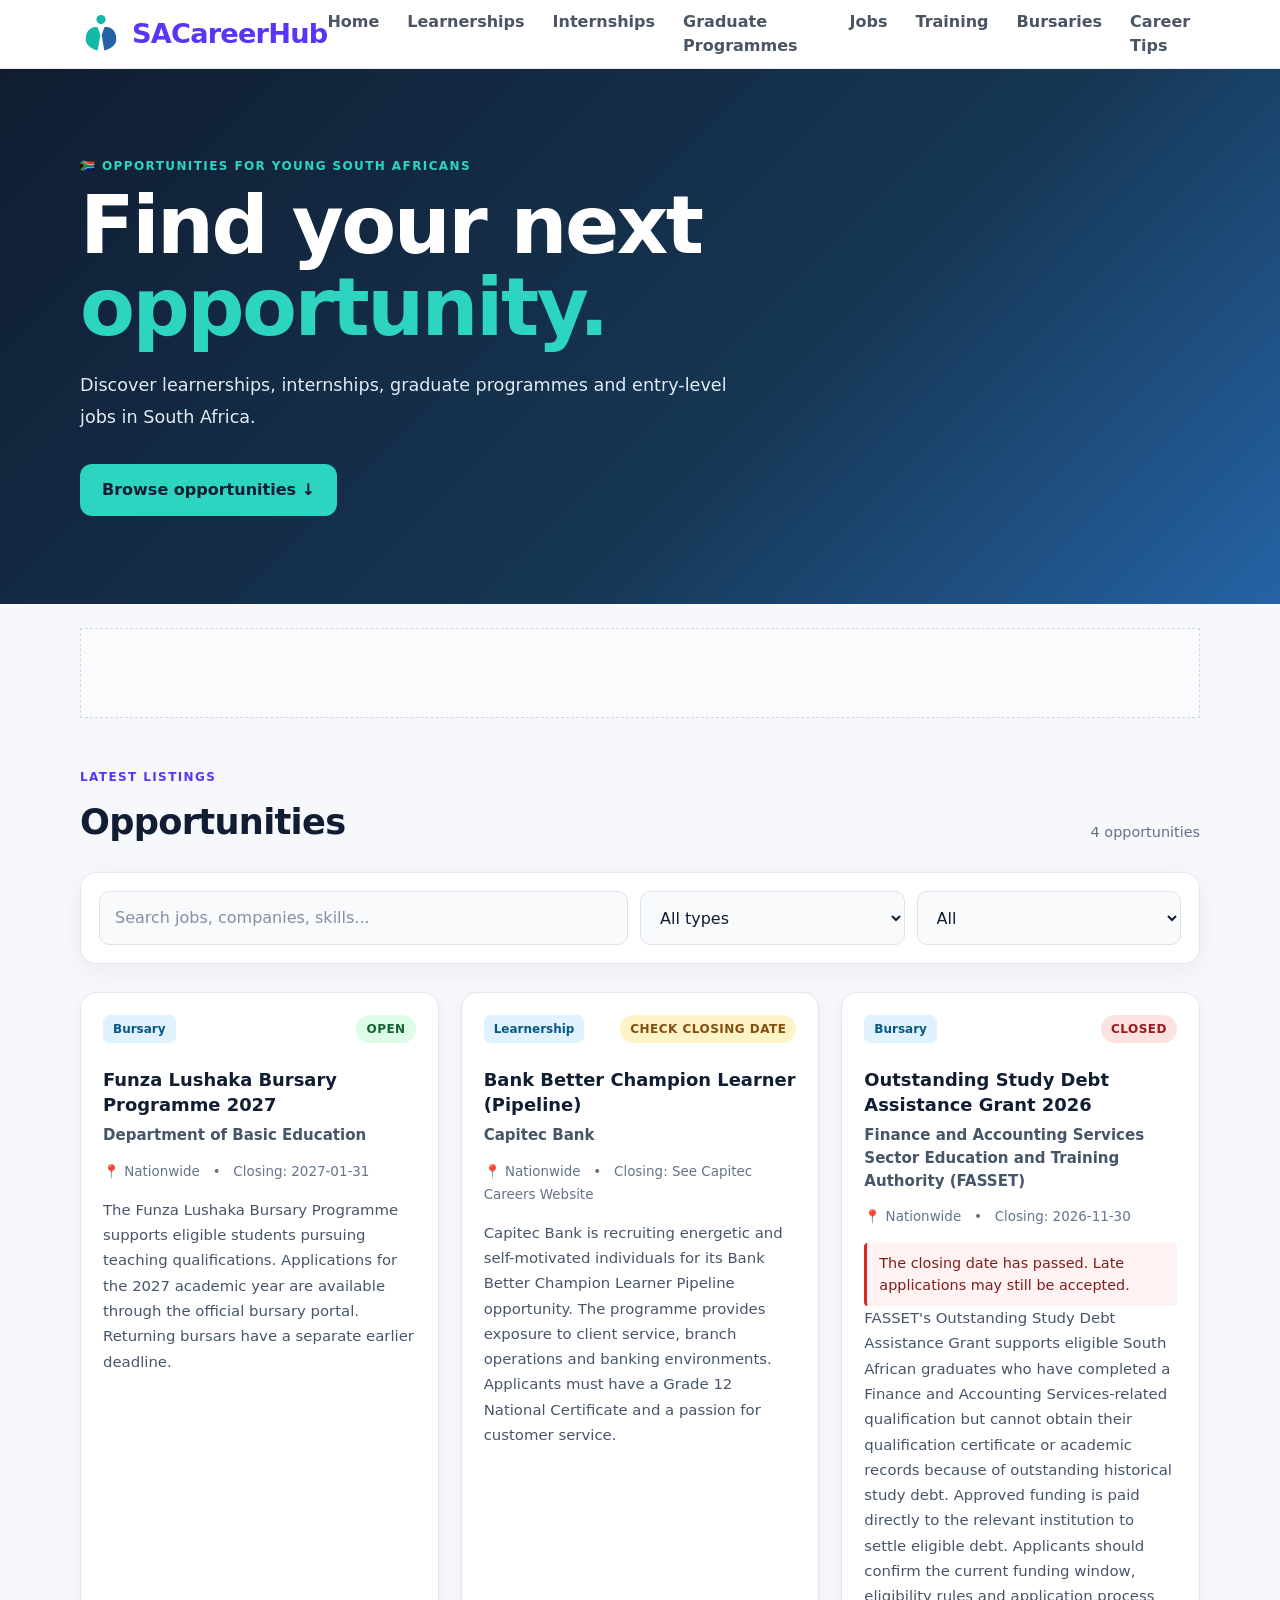
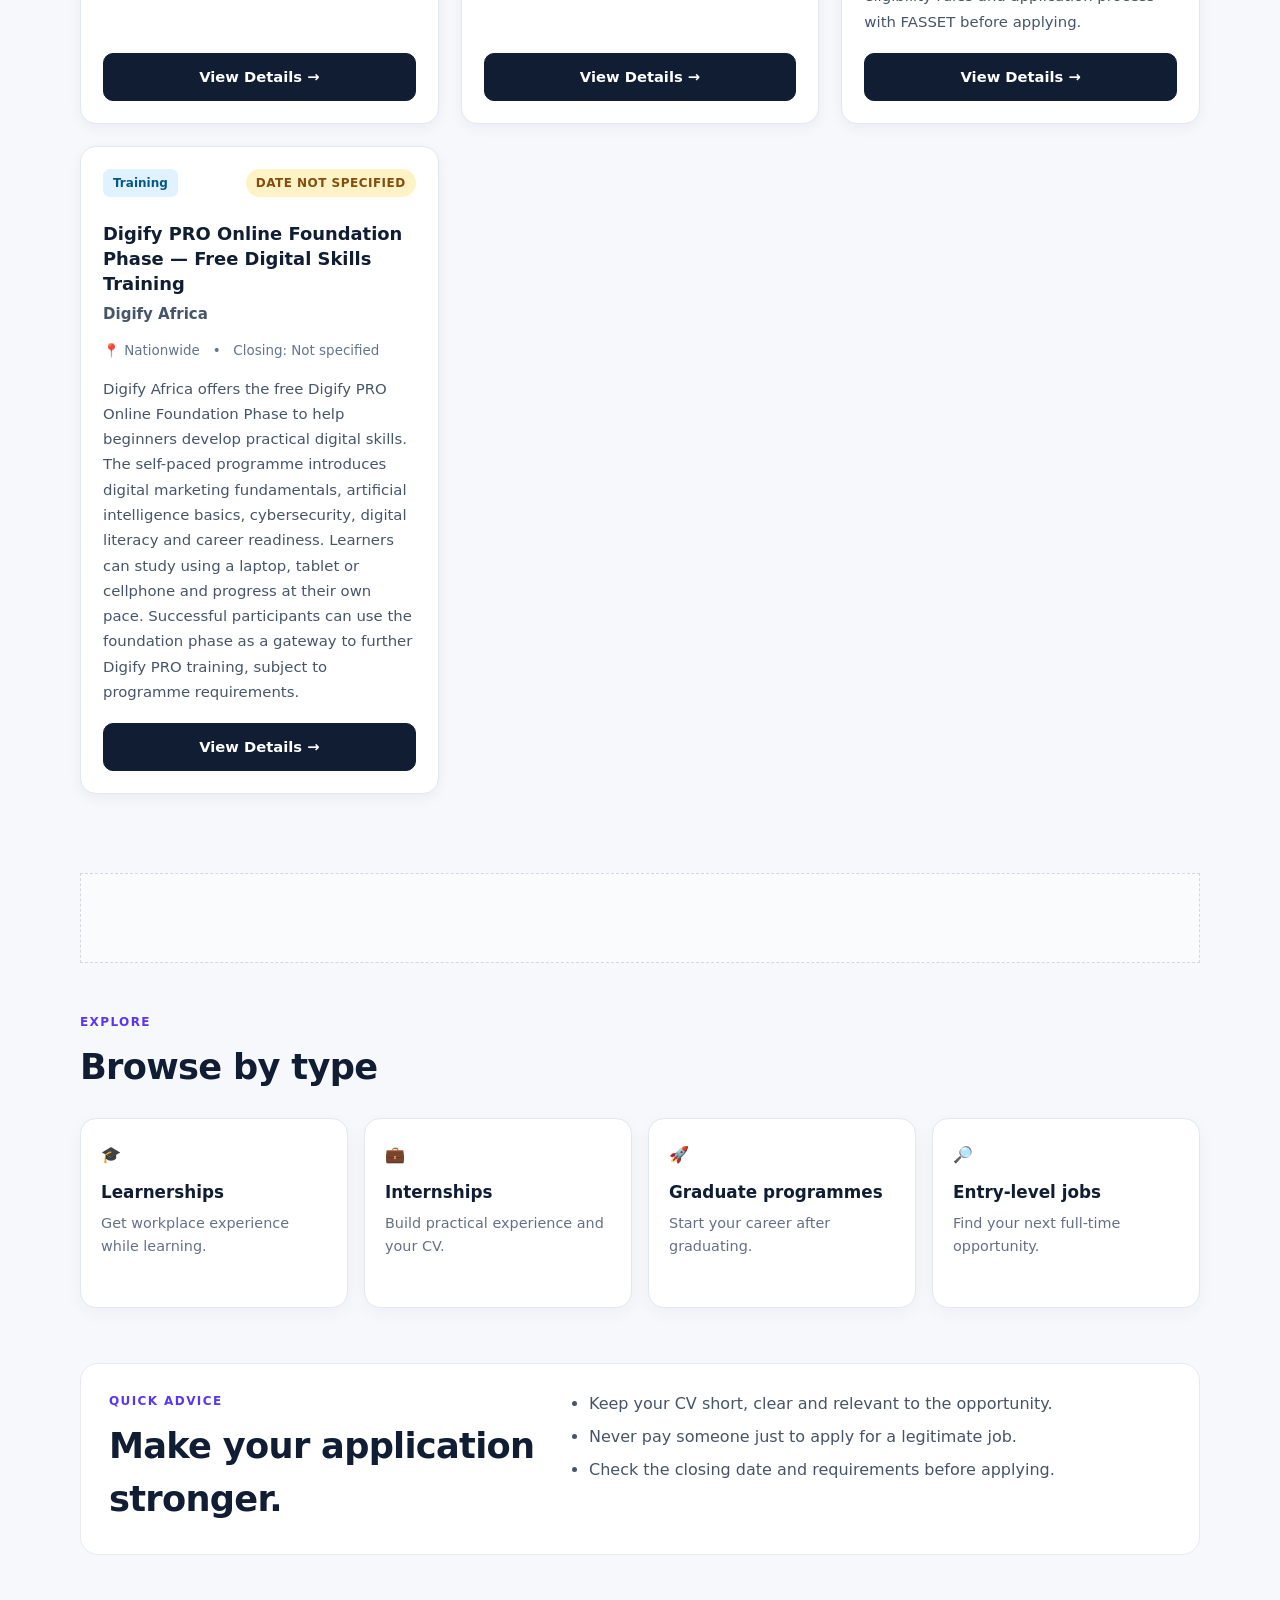
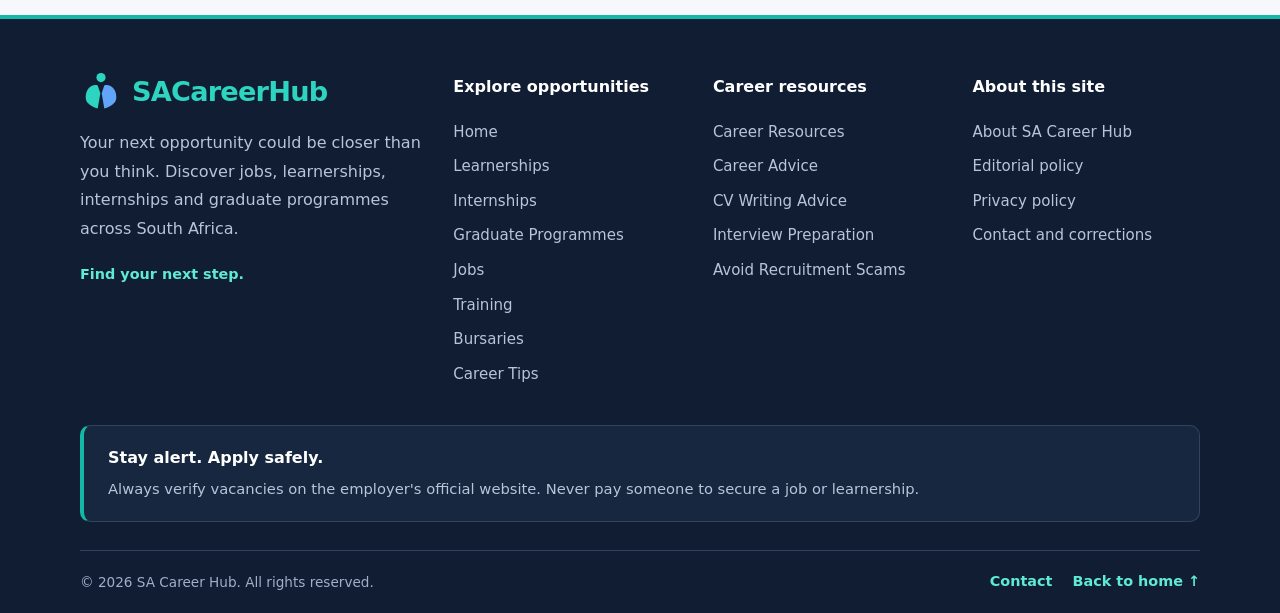
<file: index.html>
<!DOCTYPE html>
<html lang="en">
<head>
  <meta charset="UTF-8">
  <meta name="viewport" content="width=device-width, initial-scale=1.0">
  <meta name="description" content="Find South African learnerships, internships, graduate programmes and jobs.">
  <title>SA Career Hub | Learnerships, Internships & Jobs</title>
  <link rel="canonical" href="https://sacareerhub.pages.dev/">
  <meta property="og:type" content="website">
  <meta property="og:site_name" content="SA Career Hub">
  <meta property="og:title" content="SA Career Hub | Learnerships, Internships & Jobs">
  <meta property="og:description" content="Find South African learnerships, internships, graduate programmes and jobs.">
  <meta property="og:url" content="https://sacareerhub.pages.dev/">
  <script type="application/ld+json">
    {
      "@context": "https://schema.org",
      "@type": "WebSite",
      "name": "SA Career Hub",
      "url": "https://sacareerhub.pages.dev/",
      "description": "South African career opportunities and practical job-search guidance."
    }
  </script>

  <!-- Google AdSense account meta tag for ad revenue tracking -->
  <meta name="google-adsense-account" content="ca-pub-6800037475940294">
  <script async src="https://pagead2.googlesyndication.com/pagead/js/adsbygoogle.js?client=ca-pub-6800037475940294"
     crossorigin="anonymous"></script>

   <!-- Website tab icon -->
  <link rel="icon" type="image/svg+xml" href="favicon.svg">
  <link rel="stylesheet" href="style.css">
</head>
<body>
  <div id="site-header"></div>

  <main>
    <section class="hero">
      <div class="container hero-content">
        <div>
          <p class="eyebrow">🇿🇦 Opportunities for young South Africans</p>
          <h1>Find your next <span>opportunity.</span></h1>
          <p class="hero-text">Discover learnerships, internships, graduate programmes and entry-level jobs in South Africa.</p>
          <a class="primary-btn" href="#opportunities">Browse opportunities ↓</a>
        </div>
      </div>
    </section>
  
    <!-- AdSense: Homepage Top -->
    <div class="container ad-slot">
      <ins class="adsbygoogle"
          style="display:block"
          data-ad-client="ca-pub-6800037475940294"
          data-ad-slot="1616267670"
          data-ad-format="auto"
          data-full-width-responsive="true"></ins>
      <script>
        (adsbygoogle = window.adsbygoogle || []).push({});
      </script>
    </div>

    <section class="container search-area" id="opportunities">
      <div class="section-heading">
        <div>
          <p class="eyebrow">Latest listings</p>
          <h2>Opportunities</h2>
        </div>
        <span id="resultCount" class="result-count"></span>
      </div>

      <div class="filters">
        <input id="searchInput" type="search" placeholder="Search jobs, companies, skills..." aria-label="Search opportunities">
        <select id="typeFilter" aria-label="Filter by opportunity type">
          <option value="all">All types</option>
          <option value="Learnership">Learnerships</option>
          <option value="Internship">Internships</option>
          <option value="Graduate">Graduate programmes</option>
          <option value="Job">Jobs</option>
          <option value="Training">Training</option>
          <option value="Bursary">Bursaries</option>
        </select>
        <select id="provinceFilter" aria-label="Filter by province">
          <option value="all">All</option>
          <option value="Nationwide">Nationwide</option>
          <option value="Gauteng">Gauteng</option>
          <option value="Western Cape">Western Cape</option>
          <option value="KwaZulu-Natal">KwaZulu-Natal</option>
          <option value="Eastern Cape">Eastern Cape</option>
          <option value="Free State">Free State</option>
          <option value="Limpopo">Limpopo</option>
          <option value="Mpumalanga">Mpumalanga</option>
          <option value="North West">North West</option>
          <option value="Northern Cape">Northern Cape</option>
          <option value="Remote">Remote</option>
        </select>
      </div>

      <div id="opportunityGrid" class="opportunity-grid"></div>
      <p id="noResults" class="no-results hidden">No opportunities found. Try another search or filter.</p>
    </section>
  
    <!-- AdSense: Homepage Mid -->
    <div class="container ad-slot">
      <ins class="adsbygoogle"
          style="display:block"
          data-ad-client="ca-pub-6800037475940294"
          data-ad-slot="5917465609"
          data-ad-format="auto"
          data-full-width-responsive="true"></ins>
      <script>
        (adsbygoogle = window.adsbygoogle || []).push({});
      </script>
    </div>

    <section class="container" id="categories">
      <div class="section-heading">
        <div>
          <p class="eyebrow">Explore</p>
          <h2>Browse by type</h2>
        </div>
      </div>
      <div class="category-grid">
        <button class="category-card" data-type="Learnership">🎓<strong>Learnerships</strong><small>Get workplace experience while learning.</small></button>
        <button class="category-card" data-type="Internship">💼<strong>Internships</strong><small>Build practical experience and your CV.</small></button>
        <button class="category-card" data-type="Graduate">🚀<strong>Graduate programmes</strong><small>Start your career after graduating.</small></button>
        <button class="category-card" data-type="Job">🔎<strong>Entry-level jobs</strong><small>Find your next full-time opportunity.</small></button>
      </div>
    </section>

    <section class="container tips" id="tips">
      <div>
        <p class="eyebrow">Quick advice</p>
        <h2>Make your application stronger.</h2>
      </div>
      <ul>
        <li>Keep your CV short, clear and relevant to the opportunity.</li>
        <li>Never pay someone just to apply for a legitimate job.</li>
        <li>Check the closing date and requirements before applying.</li>
      </ul>
    </section>
  </main>

  <div id="site-footer"></div>

<script src="components.js" defer></script>
<script src="opportunity-utils.js" defer></script>
<script src="script.js" defer></script>
</body>
</html>
</file>
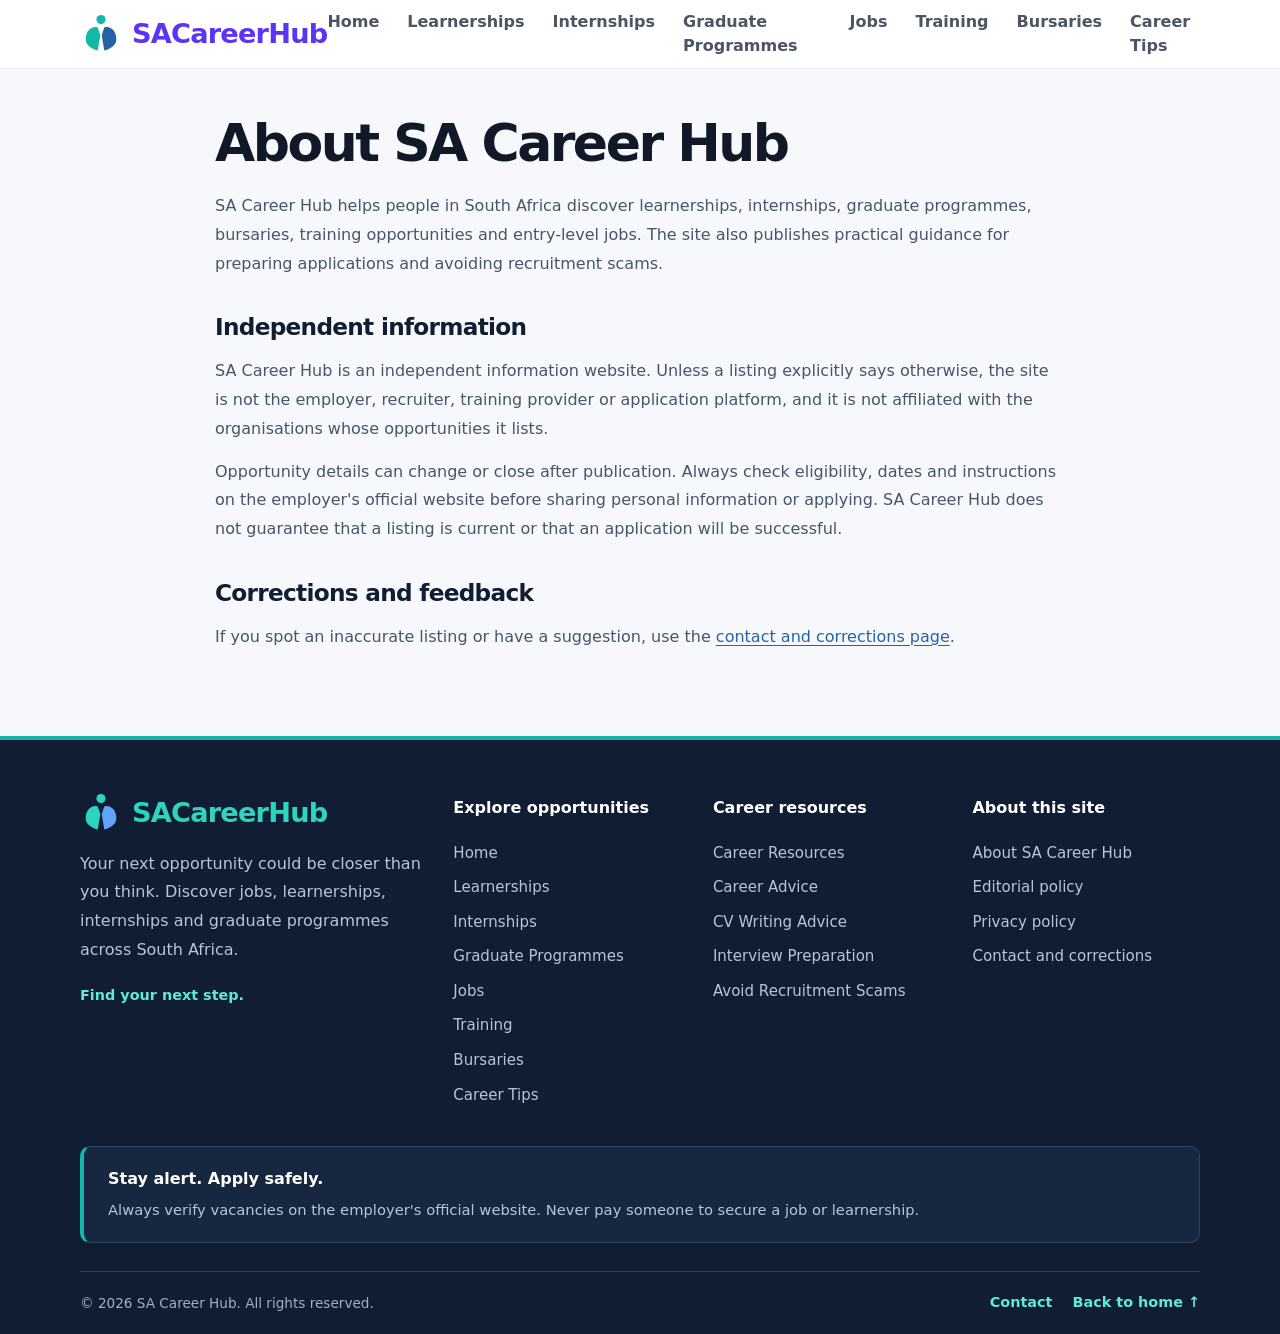
<file: about.html>
<!DOCTYPE html>
<html lang="en-ZA">
<head>
  <meta charset="UTF-8">
  <meta name="viewport" content="width=device-width, initial-scale=1.0">
  <meta name="description" content="Learn about SA Career Hub, an independent guide to South African career opportunities and job-search resources.">
  <title>About SA Career Hub</title>
  <link rel="canonical" href="https://sacareerhub.pages.dev/about.html">
  <meta property="og:type" content="website">
  <meta property="og:site_name" content="SA Career Hub">
  <meta property="og:title" content="About SA Career Hub">
  <meta property="og:description" content="Learn about SA Career Hub, an independent guide to South African career opportunities and job-search resources.">
  <meta property="og:url" content="https://sacareerhub.pages.dev/about.html">
  <link rel="icon" type="image/svg+xml" href="favicon.svg">
  <link rel="stylesheet" href="style.css">
</head>
<body>
  <div id="site-header"></div>
  <main class="container content-page">
    <h1>About SA Career Hub</h1>
    <p>SA Career Hub helps people in South Africa discover learnerships, internships, graduate programmes, bursaries, training opportunities and entry-level jobs. The site also publishes practical guidance for preparing applications and avoiding recruitment scams.</p>
    <h2>Independent information</h2>
    <p>SA Career Hub is an independent information website. Unless a listing explicitly says otherwise, the site is not the employer, recruiter, training provider or application platform, and it is not affiliated with the organisations whose opportunities it lists.</p>
    <p>Opportunity details can change or close after publication. Always check eligibility, dates and instructions on the employer's official website before sharing personal information or applying. SA Career Hub does not guarantee that a listing is current or that an application will be successful.</p>
    <h2>Corrections and feedback</h2>
    <p>If you spot an inaccurate listing or have a suggestion, use the <a href="contact.html">contact and corrections page</a>.</p>
  </main>
  <div id="site-footer"></div>
  <script src="components.js" defer></script>
</body>
</html>
</file>
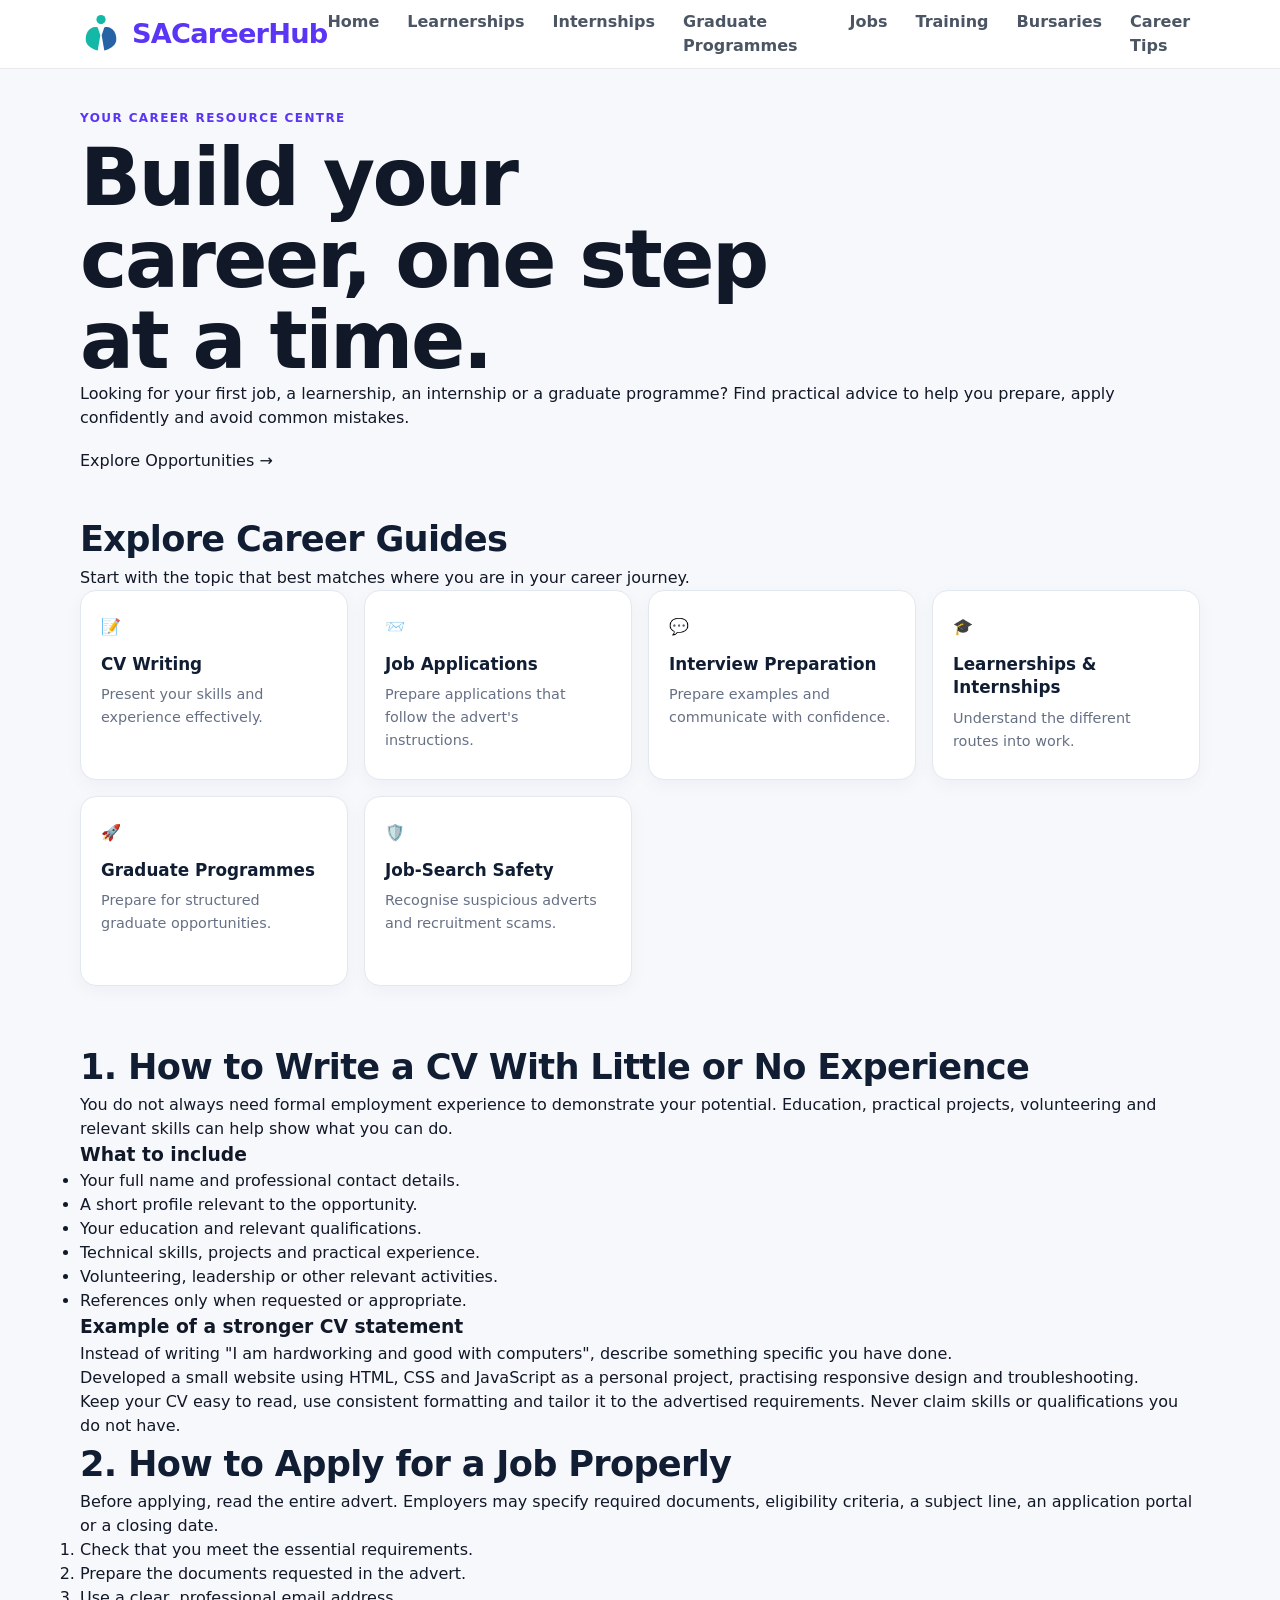
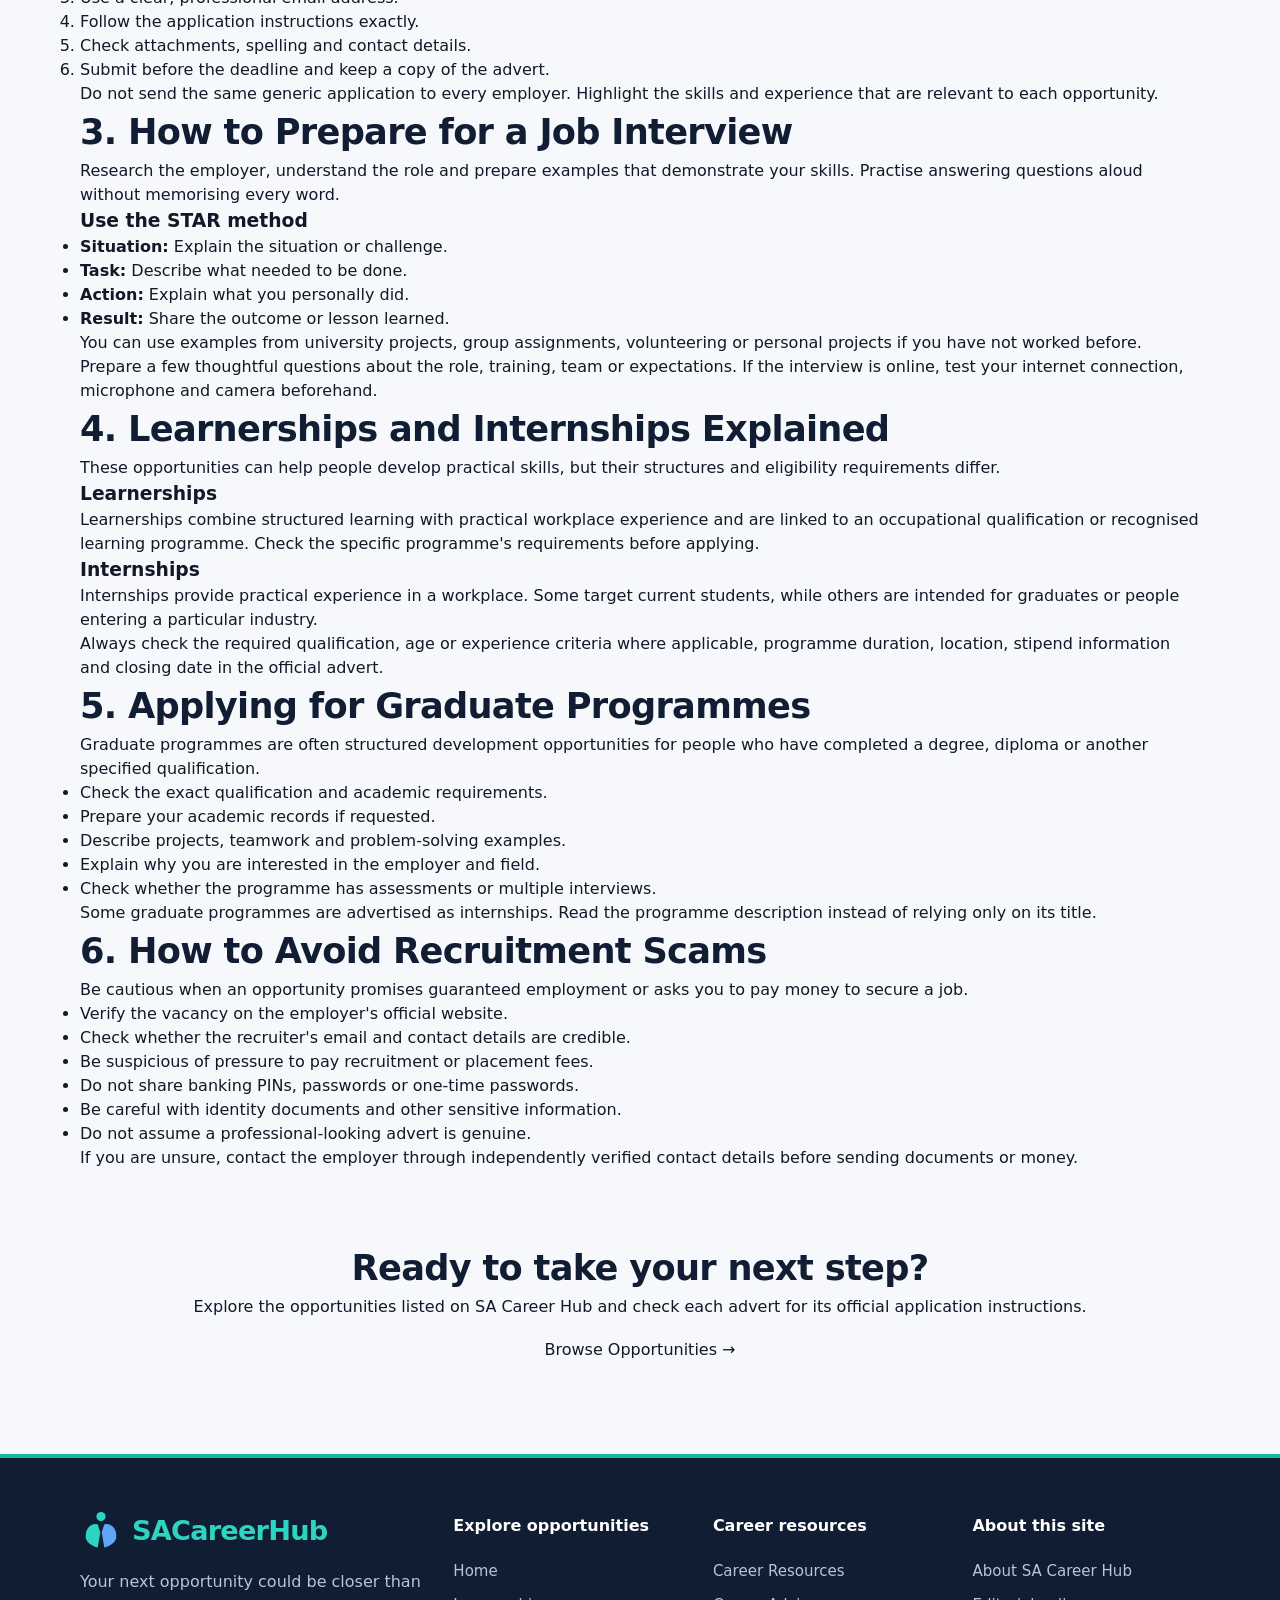
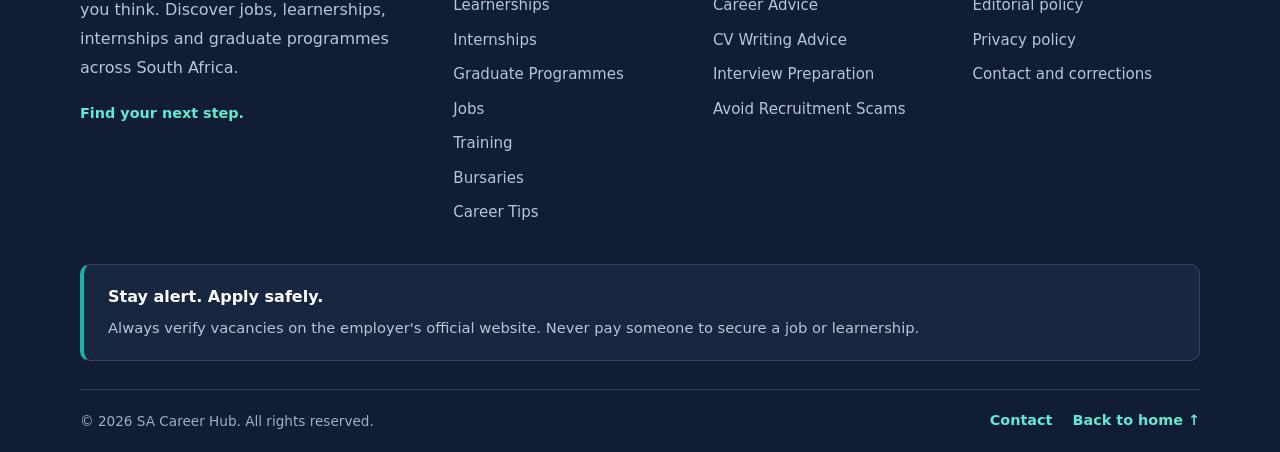
<file: bursaries.html>
<!DOCTYPE html>
<html lang="en-ZA">
<head>
  <meta charset="UTF-8">
  <meta name="viewport" content="width=device-width, initial-scale=1.0">

  <title>Career Tips for South Africans | SA Career Hub</title>

  <meta
    name="description"
    content="Practical career advice for South African job seekers, including CV writing, interviews, learnerships, internships and job-search safety."
  >

  <link rel="stylesheet" href="style.css">
</head>

<body>

  <!-- Shared navigation is inserted by components.js -->
  <div id="site-header"></div>

  <main class="container career-tips-page">

    <!-- Introduction -->
    <section class="career-intro">
      <p class="eyebrow">YOUR CAREER RESOURCE CENTRE</p>

      <h1>Build your career, one step at a time.</h1>

      <p>
        Looking for your first job, a learnership, an internship
        or a graduate programme? Find practical advice to help
        you prepare, apply confidently and avoid common mistakes.
      </p>

      <a class="apply-btn" href="index.html#opportunities">
        Explore Opportunities →
      </a>
    </section>

    <!-- Guide navigation -->
    <section class="career-guides">
      <h2>Explore Career Guides</h2>

      <p>
        Start with the topic that best matches where you are
        in your career journey.
      </p>

      <div class="category-grid">

        <a class="category-card" href="#cv-guide">
          <span>📝</span>
          <strong>CV Writing</strong>
          <small>Present your skills and experience effectively.</small>
        </a>

        <a class="category-card" href="#applications-guide">
          <span>📨</span>
          <strong>Job Applications</strong>
          <small>Prepare applications that follow the advert's instructions.</small>
        </a>

        <a class="category-card" href="#interview-guide">
          <span>💬</span>
          <strong>Interview Preparation</strong>
          <small>Prepare examples and communicate with confidence.</small>
        </a>

        <a class="category-card" href="#opportunities-guide">
          <span>🎓</span>
          <strong>Learnerships & Internships</strong>
          <small>Understand the different routes into work.</small>
        </a>

        <a class="category-card" href="#graduate-guide">
          <span>🚀</span>
          <strong>Graduate Programmes</strong>
          <small>Prepare for structured graduate opportunities.</small>
        </a>

        <a class="category-card" href="#safety-guide">
          <span>🛡️</span>
          <strong>Job-Search Safety</strong>
          <small>Recognise suspicious adverts and recruitment scams.</small>
        </a>

      </div>
    </section>

    <!-- CV guide -->
    <article class="career-article" id="cv-guide">
      <h2>1. How to Write a CV With Little or No Experience</h2>

      <p>
        You do not always need formal employment experience to
        demonstrate your potential. Education, practical projects,
        volunteering and relevant skills can help show what you can do.
      </p>

      <h3>What to include</h3>

      <ul>
        <li>Your full name and professional contact details.</li>
        <li>A short profile relevant to the opportunity.</li>
        <li>Your education and relevant qualifications.</li>
        <li>Technical skills, projects and practical experience.</li>
        <li>Volunteering, leadership or other relevant activities.</li>
        <li>References only when requested or appropriate.</li>
      </ul>

      <h3>Example of a stronger CV statement</h3>

      <p>
        Instead of writing "I am hardworking and good with computers",
        describe something specific you have done.
      </p>

      <blockquote>
        Developed a small website using HTML, CSS and JavaScript
        as a personal project, practising responsive design and
        troubleshooting.
      </blockquote>

      <p>
        Keep your CV easy to read, use consistent formatting and
        tailor it to the advertised requirements. Never claim skills
        or qualifications you do not have.
      </p>
    </article>

    <!-- Application guide -->
    <article class="career-article" id="applications-guide">
      <h2>2. How to Apply for a Job Properly</h2>

      <p>
        Before applying, read the entire advert. Employers may specify
        required documents, eligibility criteria, a subject line,
        an application portal or a closing date.
      </p>

      <ol>
        <li>Check that you meet the essential requirements.</li>
        <li>Prepare the documents requested in the advert.</li>
        <li>Use a clear, professional email address.</li>
        <li>Follow the application instructions exactly.</li>
        <li>Check attachments, spelling and contact details.</li>
        <li>Submit before the deadline and keep a copy of the advert.</li>
      </ol>

      <p>
        Do not send the same generic application to every employer.
        Highlight the skills and experience that are relevant to
        each opportunity.
      </p>
    </article>

    <!-- Interview guide -->
    <article class="career-article" id="interview-guide">
      <h2>3. How to Prepare for a Job Interview</h2>

      <p>
        Research the employer, understand the role and prepare examples
        that demonstrate your skills. Practise answering questions
        aloud without memorising every word.
      </p>

      <h3>Use the STAR method</h3>

      <ul>
        <li><strong>Situation:</strong> Explain the situation or challenge.</li>
        <li><strong>Task:</strong> Describe what needed to be done.</li>
        <li><strong>Action:</strong> Explain what you personally did.</li>
        <li><strong>Result:</strong> Share the outcome or lesson learned.</li>
      </ul>

      <p>
        You can use examples from university projects, group assignments,
        volunteering or personal projects if you have not worked before.
      </p>

      <p>
        Prepare a few thoughtful questions about the role, training,
        team or expectations. If the interview is online, test your
        internet connection, microphone and camera beforehand.
      </p>
    </article>

    <!-- Learnership and internship guide -->
    <article class="career-article" id="opportunities-guide">
      <h2>4. Learnerships and Internships Explained</h2>

      <p>
        These opportunities can help people develop practical skills,
        but their structures and eligibility requirements differ.
      </p>

      <h3>Learnerships</h3>
      <p>
        Learnerships combine structured learning with practical
        workplace experience and are linked to an occupational
        qualification or recognised learning programme. Check the
        specific programme's requirements before applying.
      </p>

      <h3>Internships</h3>
      <p>
        Internships provide practical experience in a workplace.
        Some target current students, while others are intended for
        graduates or people entering a particular industry.
      </p>

      <p>
        Always check the required qualification, age or experience
        criteria where applicable, programme duration, location,
        stipend information and closing date in the official advert.
      </p>
    </article>

    <!-- Graduate guide -->
    <article class="career-article" id="graduate-guide">
      <h2>5. Applying for Graduate Programmes</h2>

      <p>
        Graduate programmes are often structured development
        opportunities for people who have completed a degree,
        diploma or another specified qualification.
      </p>

      <ul>
        <li>Check the exact qualification and academic requirements.</li>
        <li>Prepare your academic records if requested.</li>
        <li>Describe projects, teamwork and problem-solving examples.</li>
        <li>Explain why you are interested in the employer and field.</li>
        <li>Check whether the programme has assessments or multiple interviews.</li>
      </ul>

      <p>
        Some graduate programmes are advertised as internships.
        Read the programme description instead of relying only on
        its title.
      </p>
    </article>

    <!-- Safety guide -->
    <article class="career-article" id="safety-guide">
      <h2>6. How to Avoid Recruitment Scams</h2>

      <p>
        Be cautious when an opportunity promises guaranteed employment
        or asks you to pay money to secure a job.
      </p>

      <ul>
        <li>Verify the vacancy on the employer's official website.</li>
        <li>Check whether the recruiter's email and contact details are credible.</li>
        <li>Be suspicious of pressure to pay recruitment or placement fees.</li>
        <li>Do not share banking PINs, passwords or one-time passwords.</li>
        <li>Be careful with identity documents and other sensitive information.</li>
        <li>Do not assume a professional-looking advert is genuine.</li>
      </ul>

      <p>
        If you are unsure, contact the employer through independently
        verified contact details before sending documents or money.
      </p>
    </article>

    <!-- Closing call to action -->
    <section class="career-cta">
      <h2>Ready to take your next step?</h2>

      <p>
        Explore the opportunities listed on SA Career Hub and
        check each advert for its official application instructions.
      </p>

      <a class="apply-btn" href="index.html#opportunities">
        Browse Opportunities →
      </a>
    </section>

  </main>

  <!-- Shared footer is inserted by components.js -->
  <div id="site-footer"></div>

  <script src="components.js" defer></script>

</body>
</html>
</file>
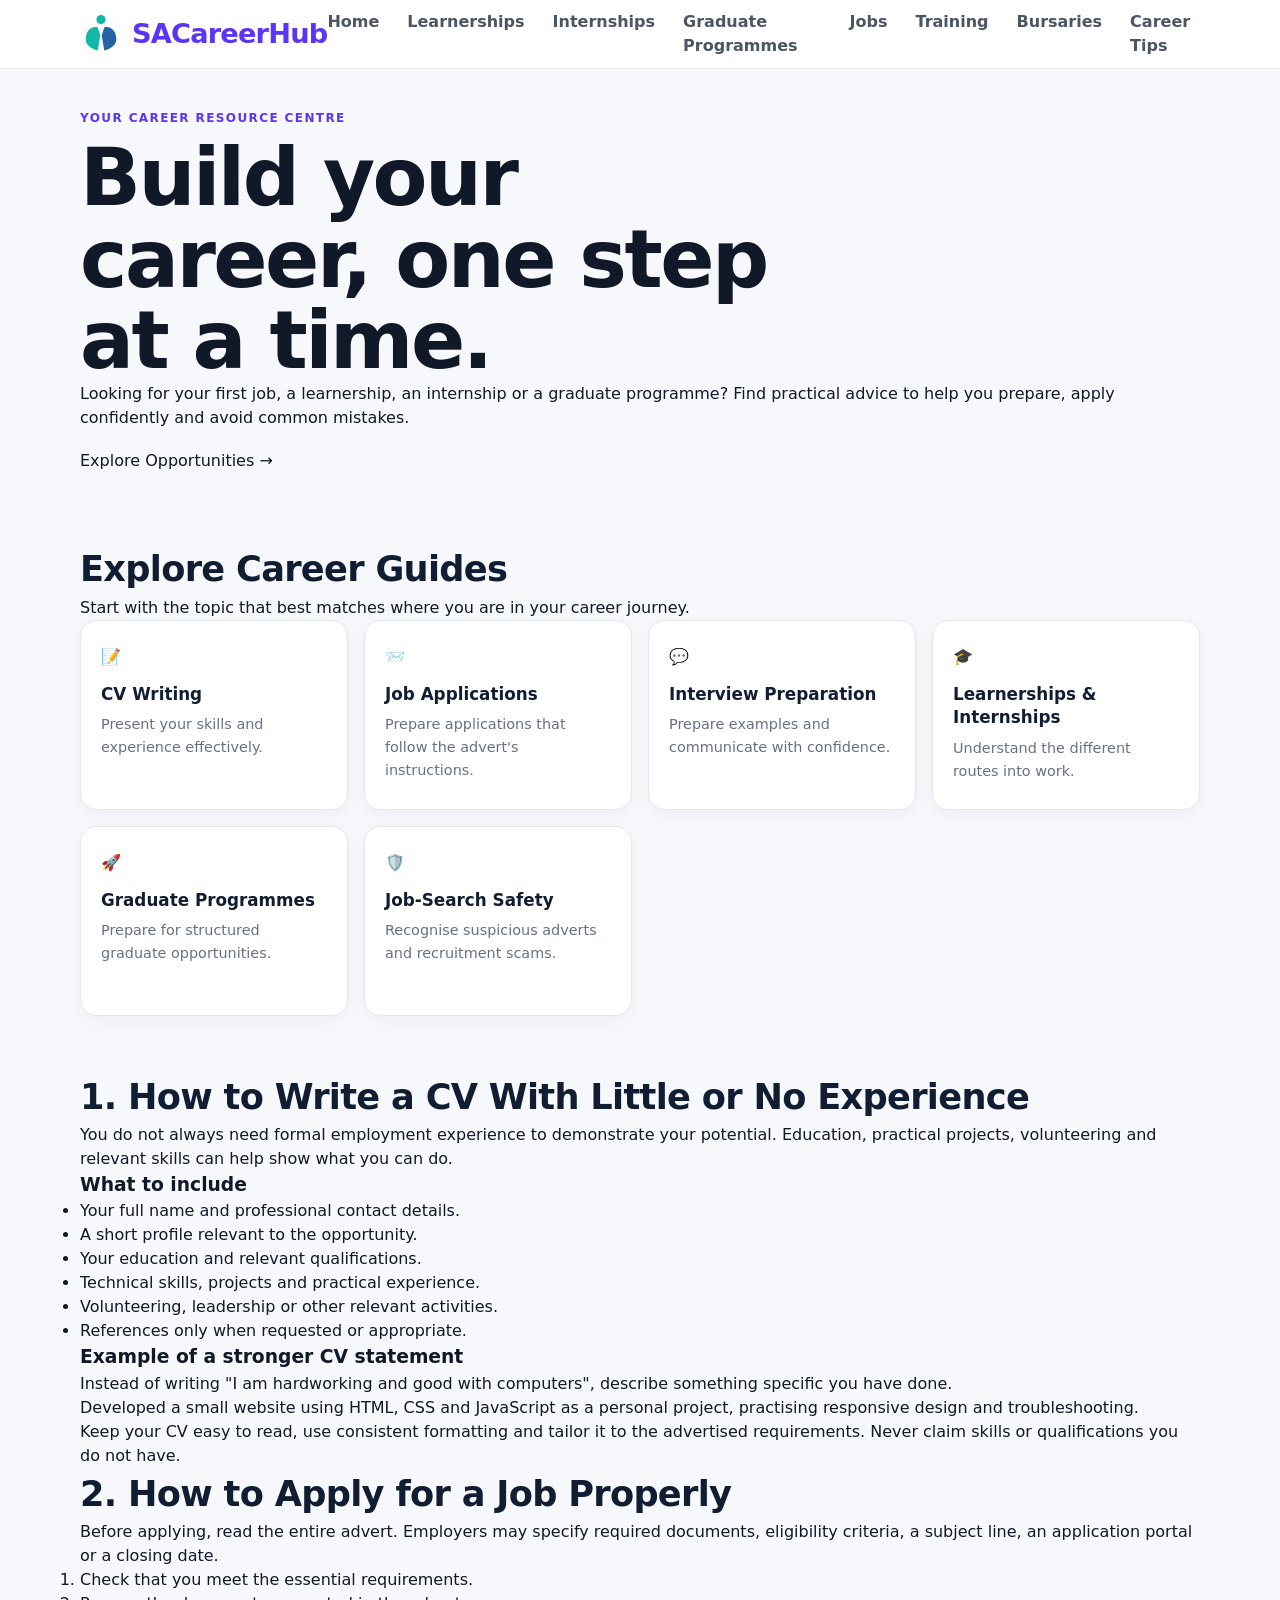
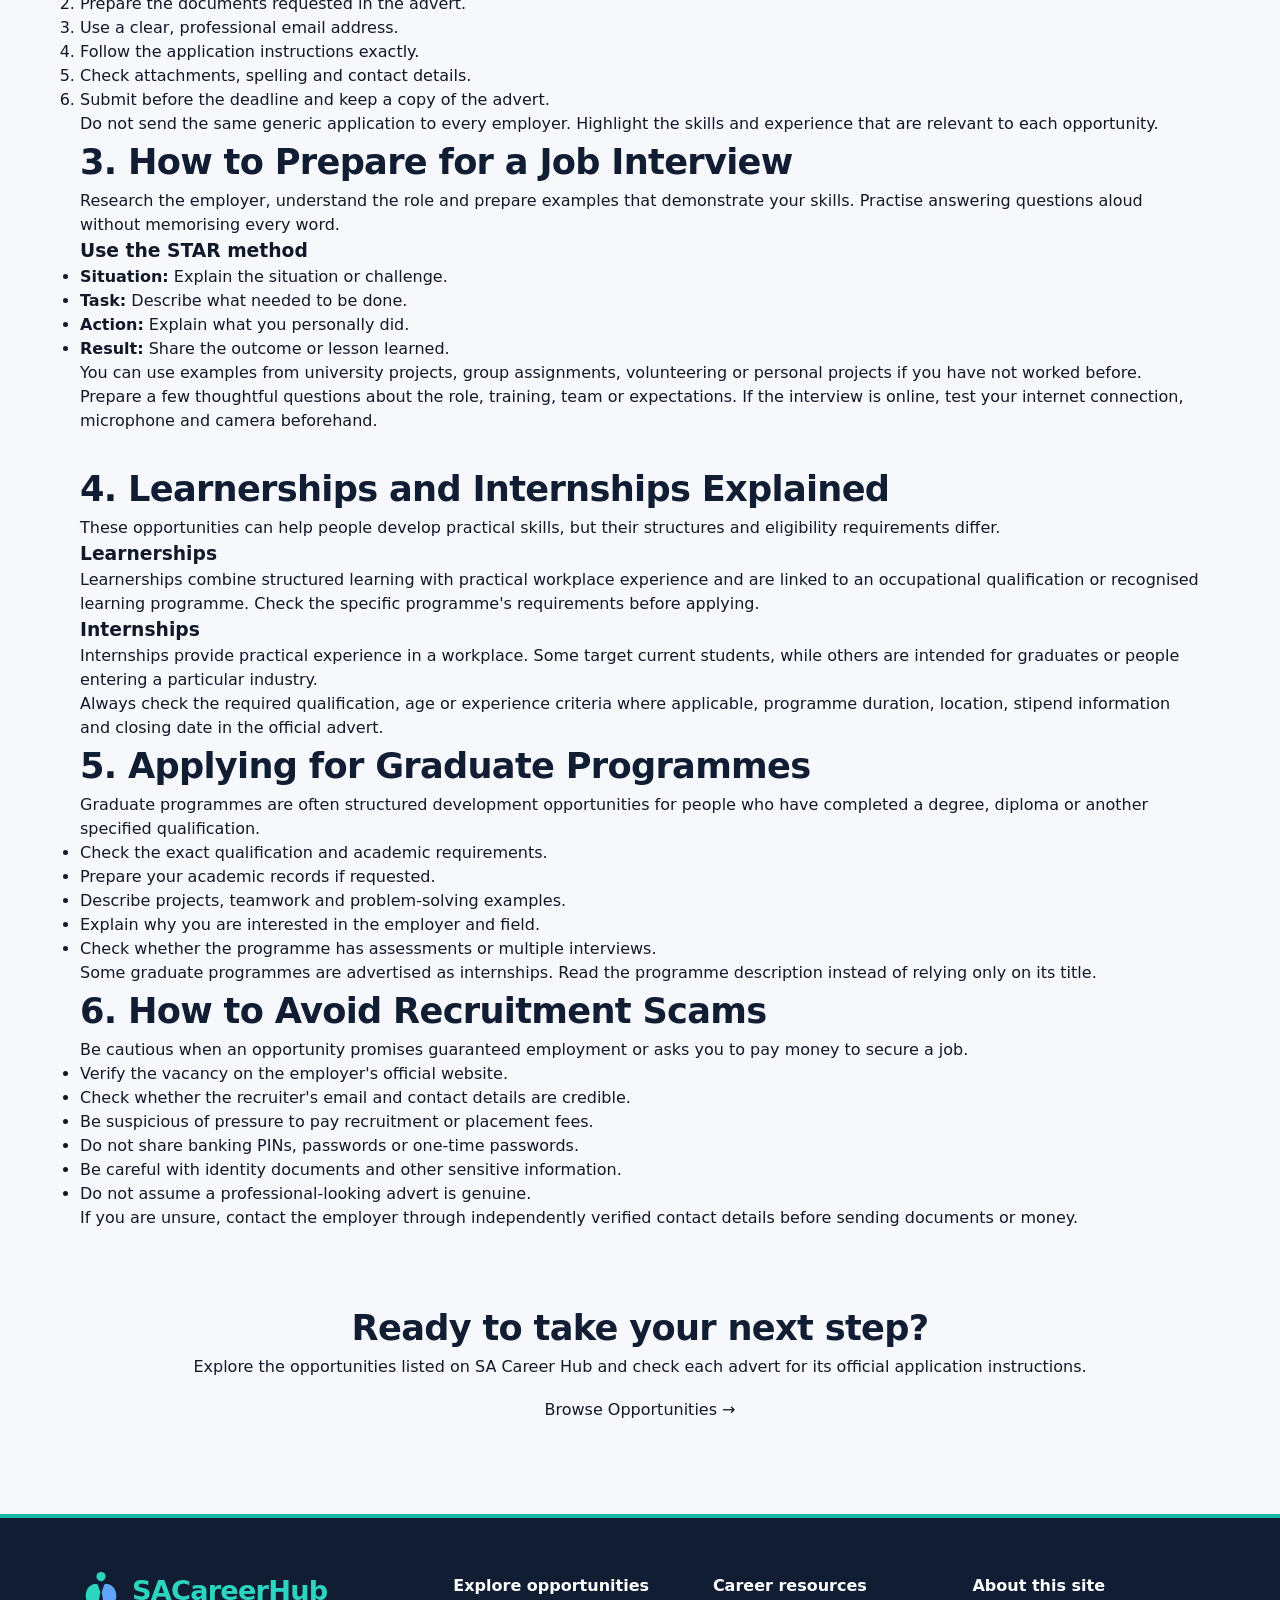
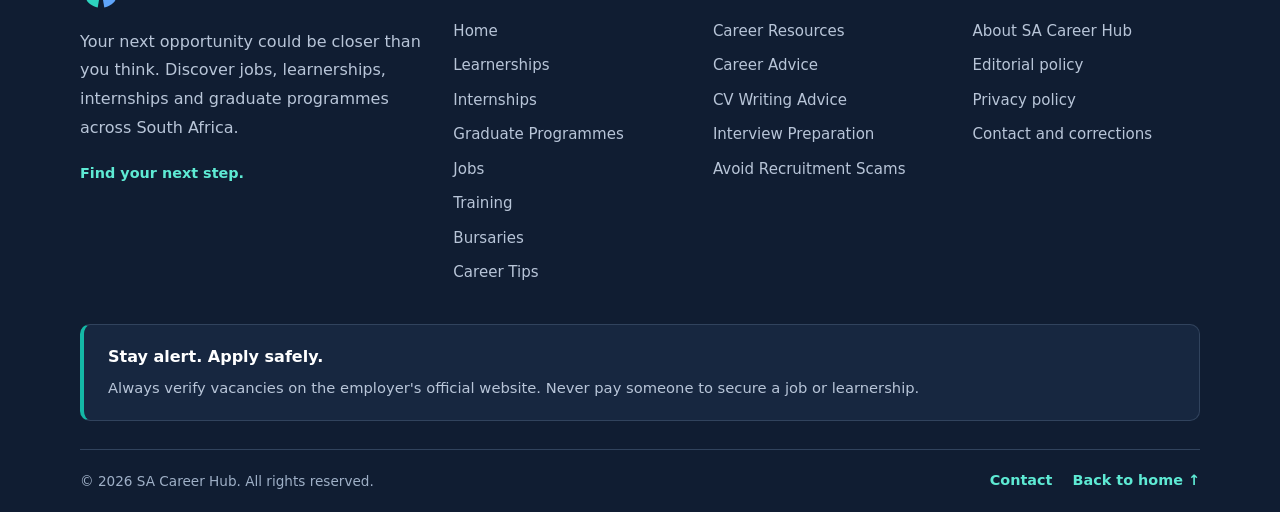
<file: career-tips.html>
<!DOCTYPE html>
<html lang="en-ZA">
<head>
  <meta charset="UTF-8">
  <meta name="viewport" content="width=device-width, initial-scale=1.0">

  <title>Career Tips for South Africans | SA Career Hub</title>
  <link rel="canonical" href="https://sacareerhub.pages.dev/career-tips.html">
  <meta property="og:type" content="article">
  <meta property="og:site_name" content="SA Career Hub">
  <meta property="og:title" content="Career Tips for South Africans | SA Career Hub">
  <meta property="og:description" content="Practical career advice for South African job seekers, including CV writing, interviews, learnerships, internships and job-search safety.">
  <meta property="og:url" content="https://sacareerhub.pages.dev/career-tips.html">

  <!-- Google AdSense account meta tag for ad revenue tracking -->
  <meta name="google-adsense-account" content="ca-pub-6800037475940294">
  <script async src="https://pagead2.googlesyndication.com/pagead/js/adsbygoogle.js?client=ca-pub-6800037475940294"
     crossorigin="anonymous"></script>

  <!-- Website tab icon -->
  <link rel="icon" type="image/svg+xml" href="favicon.svg">

  <meta
    name="description"
    content="Practical career advice for South African job seekers, including CV writing, interviews, learnerships, internships and job-search safety."
  >

  <link rel="stylesheet" href="style.css">
</head>

<body>

  <!-- Shared navigation is inserted by components.js -->
  <div id="site-header"></div>

  <main class="container career-tips-page">

    <!-- Introduction -->
    <section class="career-intro">
      <p class="eyebrow">YOUR CAREER RESOURCE CENTRE</p>

      <h1>Build your career, one step at a time.</h1>

      <p>
        Looking for your first job, a learnership, an internship
        or a graduate programme? Find practical advice to help
        you prepare, apply confidently and avoid common mistakes.
      </p>

      <a class="apply-btn" href="/#opportunities">
        Explore Opportunities →
      </a>
    </section>

          <!-- SA Career Hub Ad - Tips Top -->
    <div class="ad-placeholder" style="margin: 30px 0;">
        <ins class="adsbygoogle"
            style="display:block"
            data-ad-client="ca-pub-6800037475940294"
            data-ad-slot="4734964619"
            data-ad-format="auto"
            data-full-width-responsive="true"></ins>
        <script>
            (adsbygoogle = window.adsbygoogle || []).push({});
        </script>
    </div>

    <!-- Guide navigation -->
    <section class="career-guides">
      <h2>Explore Career Guides</h2>

      <p>
        Start with the topic that best matches where you are
        in your career journey.
      </p>

      <div class="category-grid">

        <a class="category-card" href="#cv-guide">
          <span>📝</span>
          <strong>CV Writing</strong>
          <small>Present your skills and experience effectively.</small>
        </a>

        <a class="category-card" href="#applications-guide">
          <span>📨</span>
          <strong>Job Applications</strong>
          <small>Prepare applications that follow the advert's instructions.</small>
        </a>

        <a class="category-card" href="#interview-guide">
          <span>💬</span>
          <strong>Interview Preparation</strong>
          <small>Prepare examples and communicate with confidence.</small>
        </a>

        <a class="category-card" href="#opportunities-guide">
          <span>🎓</span>
          <strong>Learnerships & Internships</strong>
          <small>Understand the different routes into work.</small>
        </a>

        <a class="category-card" href="#graduate-guide">
          <span>🚀</span>
          <strong>Graduate Programmes</strong>
          <small>Prepare for structured graduate opportunities.</small>
        </a>

        <a class="category-card" href="#safety-guide">
          <span>🛡️</span>
          <strong>Job-Search Safety</strong>
          <small>Recognise suspicious adverts and recruitment scams.</small>
        </a>

      </div>
    </section>

    <!-- CV guide -->
    <article class="career-article" id="cv-guide">
      <h2>1. How to Write a CV With Little or No Experience</h2>

      <p>
        You do not always need formal employment experience to
        demonstrate your potential. Education, practical projects,
        volunteering and relevant skills can help show what you can do.
      </p>

      <h3>What to include</h3>

      <ul>
        <li>Your full name and professional contact details.</li>
        <li>A short profile relevant to the opportunity.</li>
        <li>Your education and relevant qualifications.</li>
        <li>Technical skills, projects and practical experience.</li>
        <li>Volunteering, leadership or other relevant activities.</li>
        <li>References only when requested or appropriate.</li>
      </ul>

      <h3>Example of a stronger CV statement</h3>

      <p>
        Instead of writing "I am hardworking and good with computers",
        describe something specific you have done.
      </p>

      <blockquote>
        Developed a small website using HTML, CSS and JavaScript
        as a personal project, practising responsive design and
        troubleshooting.
      </blockquote>

      <p>
        Keep your CV easy to read, use consistent formatting and
        tailor it to the advertised requirements. Never claim skills
        or qualifications you do not have.
      </p>
    </article>

    <!-- Application guide -->
    <article class="career-article" id="applications-guide">
      <h2>2. How to Apply for a Job Properly</h2>

      <p>
        Before applying, read the entire advert. Employers may specify
        required documents, eligibility criteria, a subject line,
        an application portal or a closing date.
      </p>

      <ol>
        <li>Check that you meet the essential requirements.</li>
        <li>Prepare the documents requested in the advert.</li>
        <li>Use a clear, professional email address.</li>
        <li>Follow the application instructions exactly.</li>
        <li>Check attachments, spelling and contact details.</li>
        <li>Submit before the deadline and keep a copy of the advert.</li>
      </ol>

      <p>
        Do not send the same generic application to every employer.
        Highlight the skills and experience that are relevant to
        each opportunity.
      </p>
    </article>

    <!-- Interview guide -->
    <article class="career-article" id="interview-guide">
      <h2>3. How to Prepare for a Job Interview</h2>

      <p>
        Research the employer, understand the role and prepare examples
        that demonstrate your skills. Practise answering questions
        aloud without memorising every word.
      </p>

      <h3>Use the STAR method</h3>

      <ul>
        <li><strong>Situation:</strong> Explain the situation or challenge.</li>
        <li><strong>Task:</strong> Describe what needed to be done.</li>
        <li><strong>Action:</strong> Explain what you personally did.</li>
        <li><strong>Result:</strong> Share the outcome or lesson learned.</li>
      </ul>

      <p>
        You can use examples from university projects, group assignments,
        volunteering or personal projects if you have not worked before.
      </p>

      <p>
        Prepare a few thoughtful questions about the role, training,
        team or expectations. If the interview is online, test your
        internet connection, microphone and camera beforehand.
      </p>
    </article>

          <!-- SA Career Hub Ad- Tips Mid -->
    <div class="ad-placeholder" style="margin: 30px 0;">
        <ins class="adsbygoogle"
            style="display:block"
            data-ad-client="ca-pub-6800037475940294"
            data-ad-slot="8562528984"
            data-ad-format="auto"
            data-full-width-responsive="true"></ins>
        <script>
            (adsbygoogle = window.adsbygoogle || []).push({});
        </script>
    </div>

    <!-- Learnership and internship guide -->
    <article class="career-article" id="opportunities-guide">
      <h2>4. Learnerships and Internships Explained</h2>

      <p>
        These opportunities can help people develop practical skills,
        but their structures and eligibility requirements differ.
      </p>

      <h3>Learnerships</h3>
      <p>
        Learnerships combine structured learning with practical
        workplace experience and are linked to an occupational
        qualification or recognised learning programme. Check the
        specific programme's requirements before applying.
      </p>

      <h3>Internships</h3>
      <p>
        Internships provide practical experience in a workplace.
        Some target current students, while others are intended for
        graduates or people entering a particular industry.
      </p>

      <p>
        Always check the required qualification, age or experience
        criteria where applicable, programme duration, location,
        stipend information and closing date in the official advert.
      </p>
    </article>

    <!-- Graduate guide -->
    <article class="career-article" id="graduate-guide">
      <h2>5. Applying for Graduate Programmes</h2>

      <p>
        Graduate programmes are often structured development
        opportunities for people who have completed a degree,
        diploma or another specified qualification.
      </p>

      <ul>
        <li>Check the exact qualification and academic requirements.</li>
        <li>Prepare your academic records if requested.</li>
        <li>Describe projects, teamwork and problem-solving examples.</li>
        <li>Explain why you are interested in the employer and field.</li>
        <li>Check whether the programme has assessments or multiple interviews.</li>
      </ul>

      <p>
        Some graduate programmes are advertised as internships.
        Read the programme description instead of relying only on
        its title.
      </p>
    </article>

    <!-- Safety guide -->
    <article class="career-article" id="safety-guide">
      <h2>6. How to Avoid Recruitment Scams</h2>

      <p>
        Be cautious when an opportunity promises guaranteed employment
        or asks you to pay money to secure a job.
      </p>

      <ul>
        <li>Verify the vacancy on the employer's official website.</li>
        <li>Check whether the recruiter's email and contact details are credible.</li>
        <li>Be suspicious of pressure to pay recruitment or placement fees.</li>
        <li>Do not share banking PINs, passwords or one-time passwords.</li>
        <li>Be careful with identity documents and other sensitive information.</li>
        <li>Do not assume a professional-looking advert is genuine.</li>
      </ul>

      <p>
        If you are unsure, contact the employer through independently
        verified contact details before sending documents or money.
      </p>
    </article>

          <!-- SA Career Hub Ad - Tips Bottom -->
    <div class="ad-placeholder" style="margin: 30px 0;">
        <ins class="adsbygoogle"
            style="display:block"
            data-ad-client="ca-pub-6800037475940294"
            data-ad-slot="4707044455"
            data-ad-format="auto"
            data-full-width-responsive="true"></ins>
        <script>
            (adsbygoogle = window.adsbygoogle || []).push({});
        </script>
    </div>

    <!-- Closing call to action -->
    <section class="career-cta">
      <h2>Ready to take your next step?</h2>

      <p>
        Explore the opportunities listed on SA Career Hub and
        check each advert for its official application instructions.
      </p>

      <a class="apply-btn" href="/#opportunities">
        Browse Opportunities →
      </a>
    </section>

  </main>

  <!-- Shared footer is inserted by components.js -->
  <div id="site-footer"></div>

  <script src="components.js" defer></script>

</body>
</html>
</file>
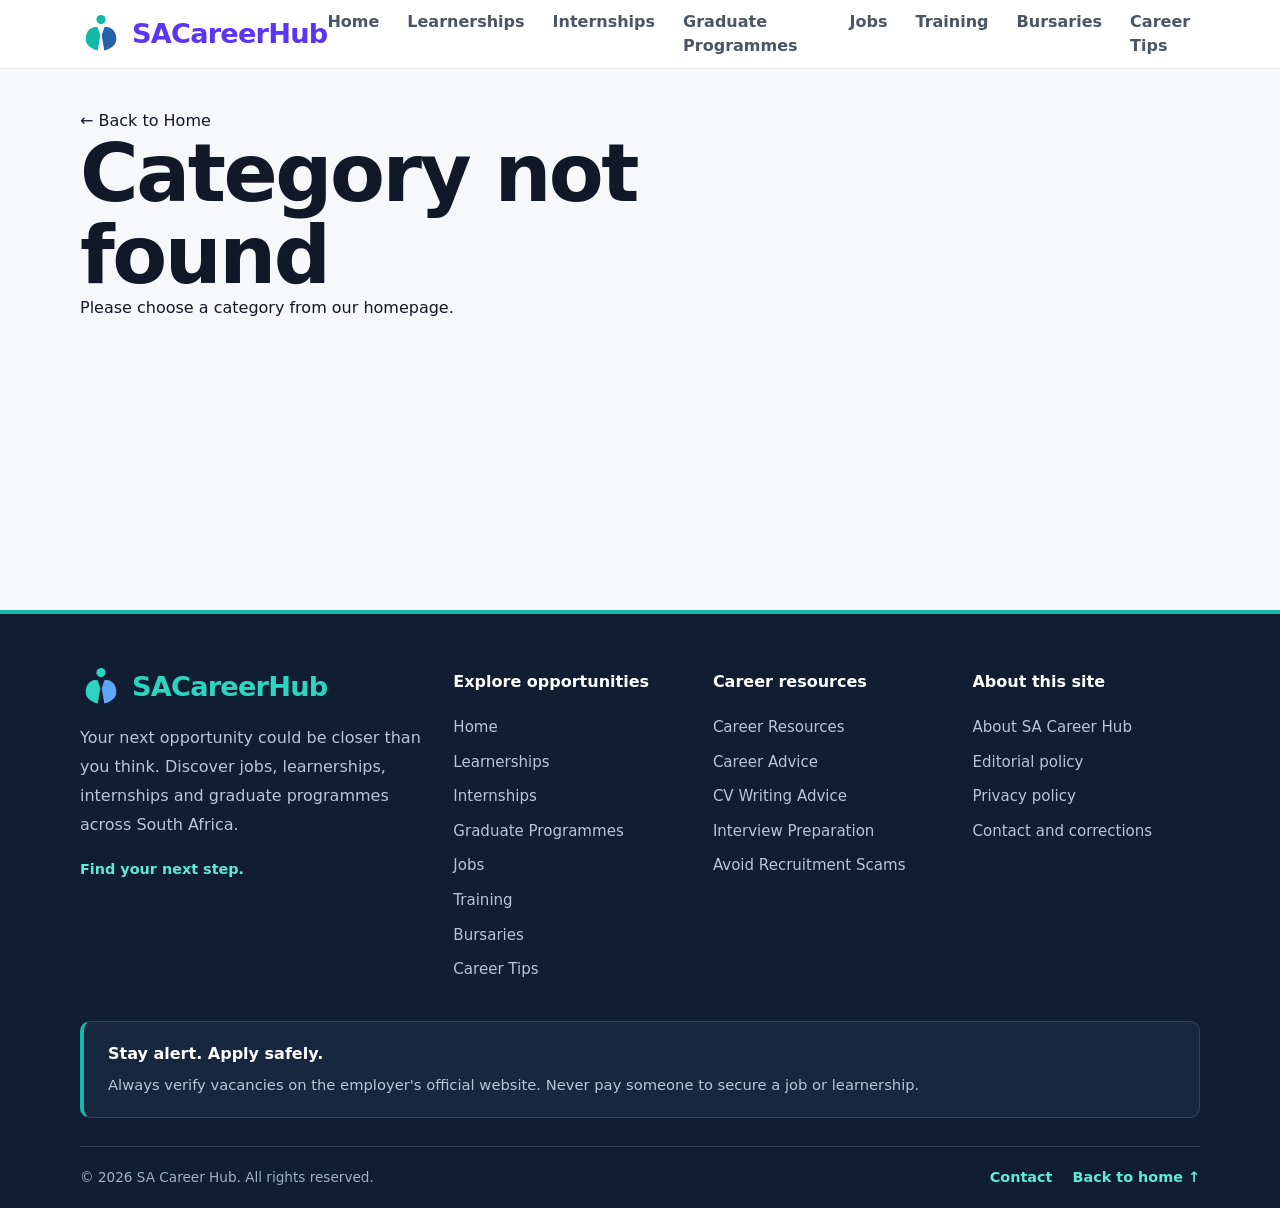
<file: category.html>
<!DOCTYPE html>
<html lang="en">
<head>
  <meta charset="UTF-8">
  <meta name="viewport" content="width=device-width, initial-scale=1.0">

  <meta
    name="description"
    content="Explore South African career opportunities on SA Career Hub."
  >
  <link rel="canonical" href="https://sacareerhub.pages.dev/category.html">
  <meta property="og:type" content="website">
  <meta property="og:site_name" content="SA Career Hub">
  <meta property="og:title" content="Career Opportunities | SA Career Hub">
  <meta property="og:description" content="Explore South African career opportunities on SA Career Hub.">
  <meta property="og:url" content="https://sacareerhub.pages.dev/category.html">
  <title>Career Opportunities | SA Career Hub</title>

  <!-- Google AdSense account meta tag for ad revenue tracking -->
  <meta name="google-adsense-account" content="ca-pub-6800037475940294">
  <script async src="https://pagead2.googlesyndication.com/pagead/js/adsbygoogle.js?client=ca-pub-6800037475940294"
     crossorigin="anonymous"></script>

  <link rel="icon" type="image/svg+xml" href="favicon.svg">
  <link rel="stylesheet" href="style.css">
</head>
<body>

  <!-- Shared navigation is inserted by components.js -->
    <div id="site-header"></div>

  <main class="container" style="padding-top: 40px; padding-bottom: 60px;">

    <section>
      <p><a href="/">← Back to Home</a></p>

      <h1 id="categoryTitle">Career Opportunities</h1>

      <p id="categoryDescription">
        Explore opportunities and find your next step.
      </p>
    </section>

        <!-- SA Career Hub Ad - Category Top -->
    <div class="ad-placeholder" style="margin: 30px 0;">
      <ins class="adsbygoogle"
          style="display:block"
          data-ad-client="ca-pub-6800037475940294"
          data-ad-slot="2597167699"
          data-ad-format="auto"
          data-full-width-responsive="true"></ins>
      <script>
          (adsbygoogle = window.adsbygoogle || []).push({});
      </script>
    </div>

    <section id="opportunities">
      <h2 id="listingHeading">Available opportunities</h2>

      <p id="resultCount">Loading opportunities...</p>

      <div id="opportunityGrid" class="opportunity-grid"></div>

      <div id="noResults" class="hidden">
        <h3>No opportunities found</h3>
        <p>Check back later for new listings.</p>
      </div>
    </section>

        <!-- SA Career Hub Ad - Category Mid -->
    <div class="ad-placeholder" style="margin: 30px 0;">
      <ins class="adsbygoogle"
          style="display:block"
          data-ad-client="ca-pub-6800037475940294"
          data-ad-slot="4370423529"
          data-ad-format="auto"
          data-full-width-responsive="true"></ins>
      <script>
          (adsbygoogle = window.adsbygoogle || []).push({});
      </script>
    </div>

  </main>

  <!-- Shared footer is inserted by components.js -->
    <div id="site-footer"></div>

<script src="components.js" defer></script>
<script src="opportunity-utils.js" defer></script>
<script src="category.js" defer></script>

</body>
</html>
</file>
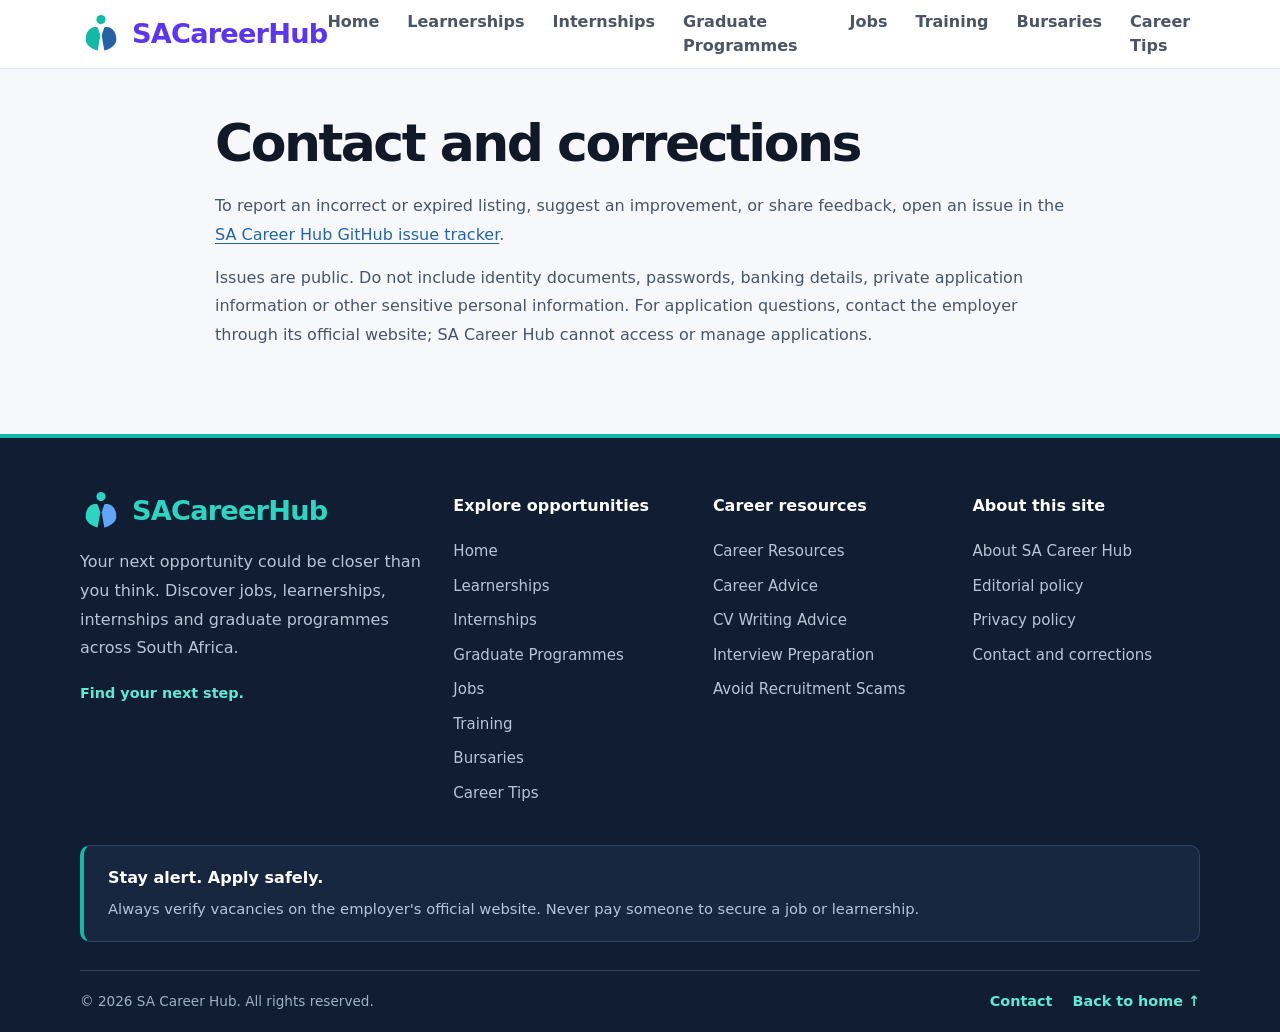
<file: contact.html>
<!DOCTYPE html>
<html lang="en-ZA">
<head>
  <meta charset="UTF-8">
  <meta name="viewport" content="width=device-width, initial-scale=1.0">
  <meta name="description" content="Report a listing correction or send feedback about SA Career Hub.">
  <title>Contact and Corrections | SA Career Hub</title>
  <link rel="canonical" href="https://sacareerhub.pages.dev/contact.html">
  <meta property="og:type" content="website">
  <meta property="og:site_name" content="SA Career Hub">
  <meta property="og:title" content="Contact and Corrections | SA Career Hub">
  <meta property="og:description" content="Report a listing correction or send feedback about SA Career Hub.">
  <meta property="og:url" content="https://sacareerhub.pages.dev/contact.html">
  <link rel="icon" type="image/svg+xml" href="favicon.svg">
  <link rel="stylesheet" href="style.css">
</head>
<body>
  <div id="site-header"></div>
  <main class="container content-page">
    <h1>Contact and corrections</h1>
    <p>To report an incorrect or expired listing, suggest an improvement, or share feedback, open an issue in the <a href="https://github.com/tpl9208/sa-career-hub-mvp/issues" target="_blank" rel="noopener noreferrer">SA Career Hub GitHub issue tracker</a>.</p>
    <p>Issues are public. Do not include identity documents, passwords, banking details, private application information or other sensitive personal information. For application questions, contact the employer through its official website; SA Career Hub cannot access or manage applications.</p>
  </main>
  <div id="site-footer"></div>
  <script src="components.js" defer></script>
</body>
</html>
</file>
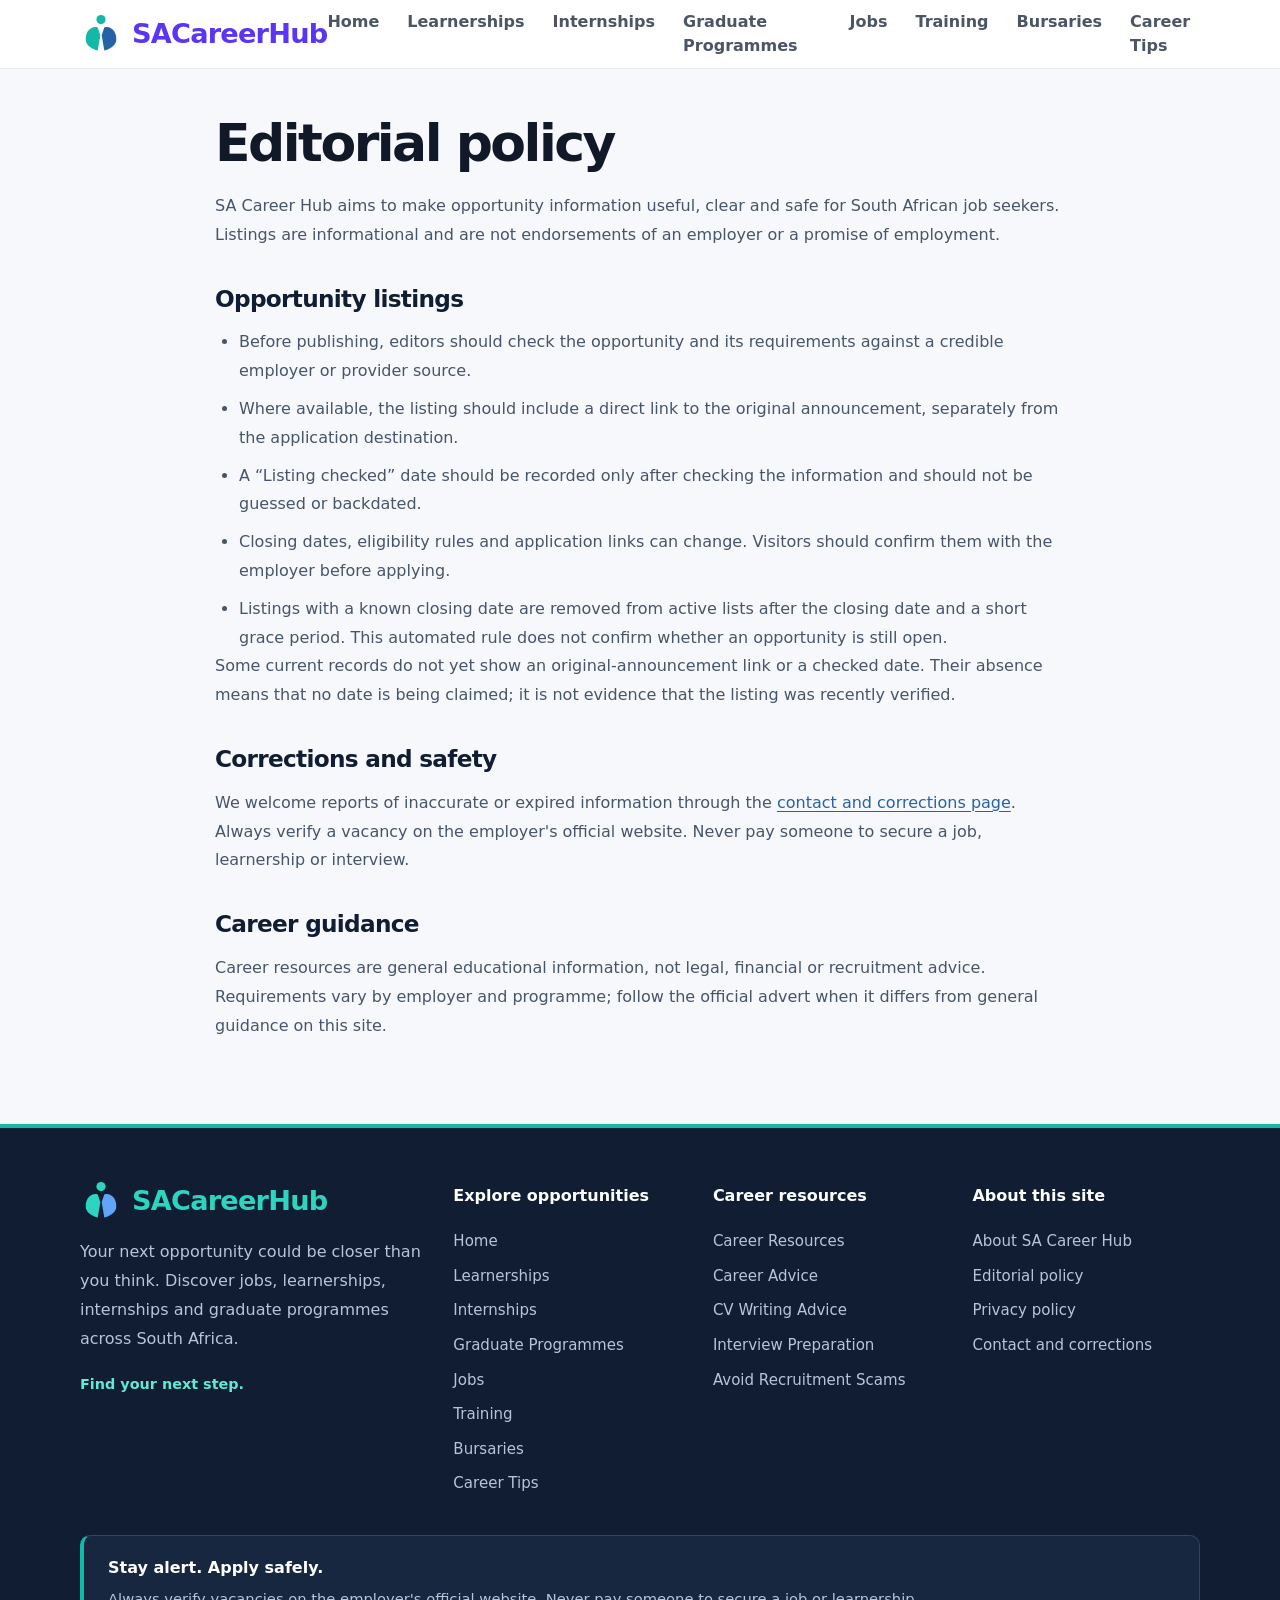
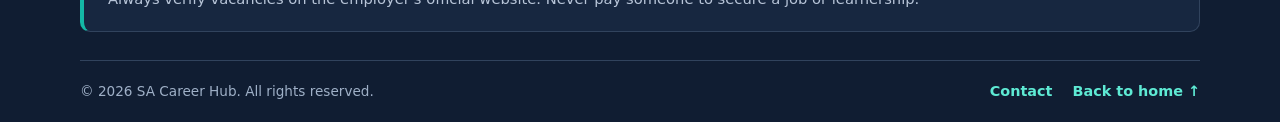
<file: editorial-policy.html>
<!DOCTYPE html>
<html lang="en-ZA">
<head>
  <meta charset="UTF-8">
  <meta name="viewport" content="width=device-width, initial-scale=1.0">
  <meta name="description" content="How SA Career Hub selects, checks, updates and corrects opportunity listings and career guidance.">
  <title>Editorial Policy | SA Career Hub</title>
  <link rel="canonical" href="https://sacareerhub.pages.dev/editorial-policy.html">
  <meta property="og:type" content="article">
  <meta property="og:site_name" content="SA Career Hub">
  <meta property="og:title" content="Editorial Policy | SA Career Hub">
  <meta property="og:description" content="How SA Career Hub selects, checks, updates and corrects opportunity listings and career guidance.">
  <meta property="og:url" content="https://sacareerhub.pages.dev/editorial-policy.html">
  <link rel="icon" type="image/svg+xml" href="favicon.svg">
  <link rel="stylesheet" href="style.css">
</head>
<body>
  <div id="site-header"></div>
  <main class="container content-page">
    <h1>Editorial policy</h1>
    <p>SA Career Hub aims to make opportunity information useful, clear and safe for South African job seekers. Listings are informational and are not endorsements of an employer or a promise of employment.</p>
    <h2>Opportunity listings</h2>
    <ul>
      <li>Before publishing, editors should check the opportunity and its requirements against a credible employer or provider source.</li>
      <li>Where available, the listing should include a direct link to the original announcement, separately from the application destination.</li>
      <li>A “Listing checked” date should be recorded only after checking the information and should not be guessed or backdated.</li>
      <li>Closing dates, eligibility rules and application links can change. Visitors should confirm them with the employer before applying.</li>
      <li>Listings with a known closing date are removed from active lists after the closing date and a short grace period. This automated rule does not confirm whether an opportunity is still open.</li>
    </ul>
    <p>Some current records do not yet show an original-announcement link or a checked date. Their absence means that no date is being claimed; it is not evidence that the listing was recently verified.</p>
    <h2>Corrections and safety</h2>
    <p>We welcome reports of inaccurate or expired information through the <a href="contact.html">contact and corrections page</a>. Always verify a vacancy on the employer's official website. Never pay someone to secure a job, learnership or interview.</p>
    <h2>Career guidance</h2>
    <p>Career resources are general educational information, not legal, financial or recruitment advice. Requirements vary by employer and programme; follow the official advert when it differs from general guidance on this site.</p>
  </main>
  <div id="site-footer"></div>
  <script src="components.js" defer></script>
</body>
</html>
</file>
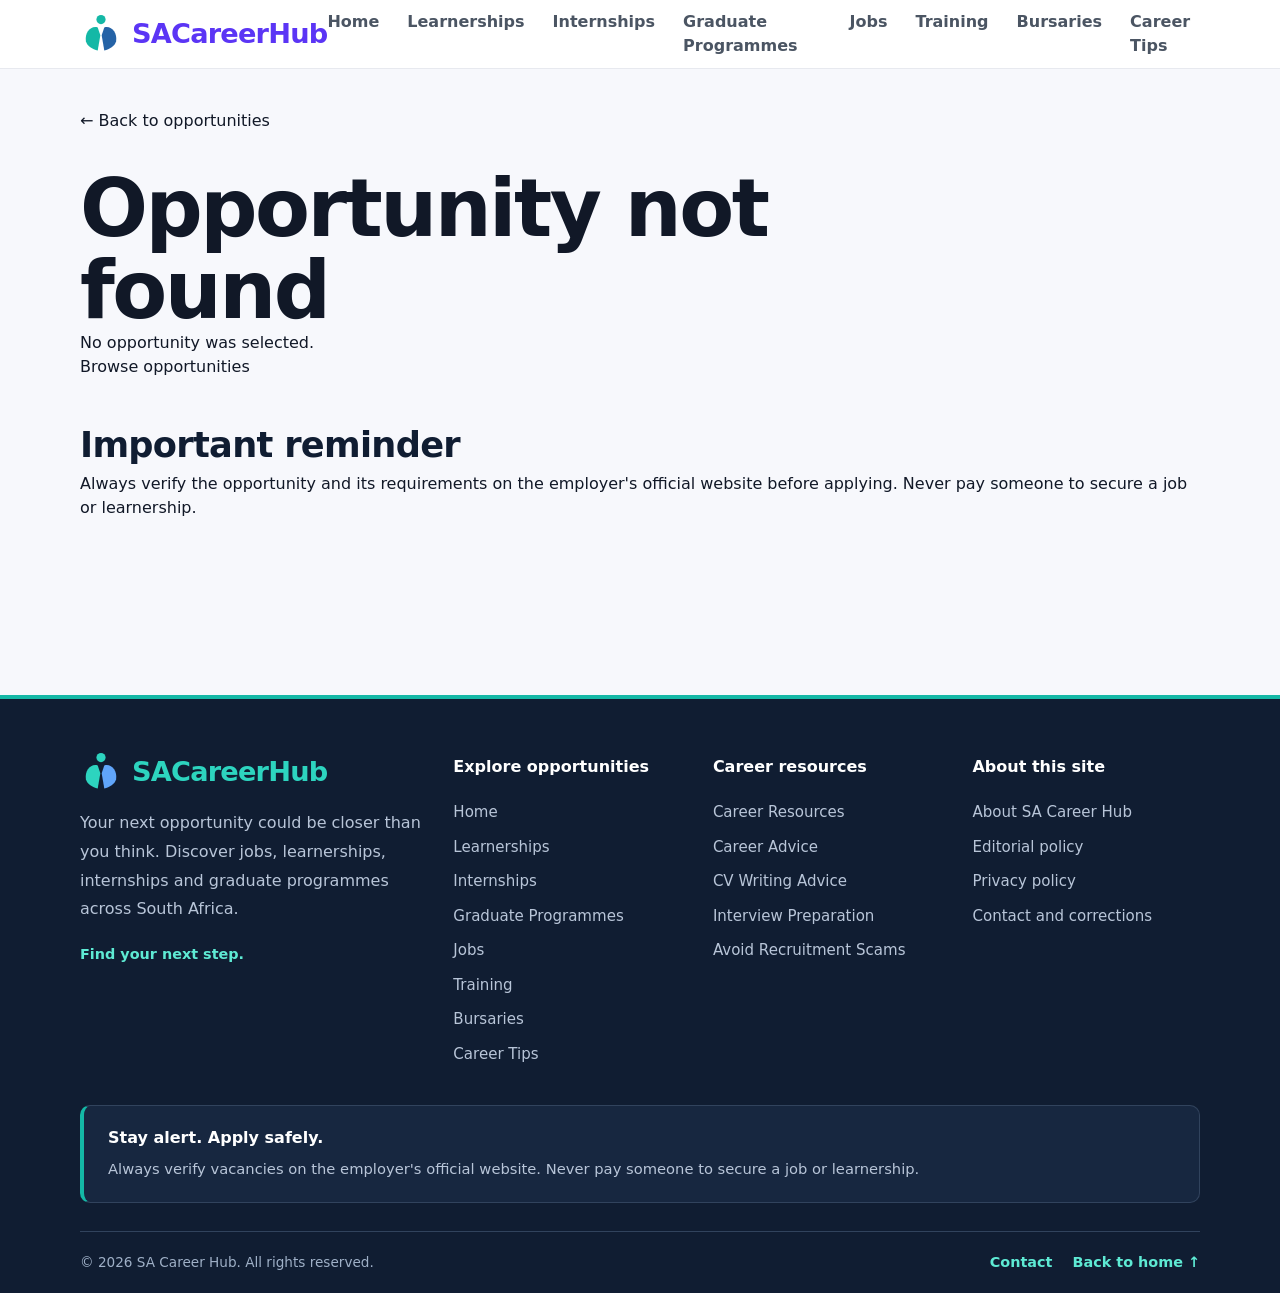
<file: opportunity.html>
<!DOCTYPE html>
<html lang="en">
<head>
  <meta charset="UTF-8">
  <meta name="viewport" content="width=device-width, initial-scale=1.0">

  <meta name="description" content="View opportunity details, requirements and application information on SA Career Hub.">
  <link rel="canonical" href="https://sacareerhub.pages.dev/opportunity.html">
  <meta property="og:type" content="article">
  <meta property="og:site_name" content="SA Career Hub">
  <meta property="og:title" content="Opportunity Details | SA Career Hub">
  <meta property="og:description" content="View opportunity details, requirements and application information on SA Career Hub.">
  <meta property="og:url" content="https://sacareerhub.pages.dev/opportunity.html">

  <title>Opportunity Details | SA Career Hub</title>

  <!-- Google AdSense account meta tag for ad revenue tracking -->
  <meta name="google-adsense-account" content="ca-pub-6800037475940294">
  <script async src="https://pagead2.googlesyndication.com/pagead/js/adsbygoogle.js?client=ca-pub-6800037475940294"
     crossorigin="anonymous"></script>

  <!-- Website tab icon -->
  <link rel="icon" type="image/svg+xml" href="favicon.svg">
  <link rel="stylesheet" href="style.css">
  <script src="components.js" defer></script>
  <script src="opportunity-utils.js" defer></script>
  <script src="opportunity.js" defer></script>
</head>
<body>

    <!-- Shared navigation is inserted by components.js -->
        <div id="site-header"></div>

  <main class="container" style="padding-top: 40px; padding-bottom: 60px;">

    <p><a href="/#opportunities">← Back to opportunities</a></p>

      <!-- SA Career Hub Ad - Opportunity Top -->
    <div class="ad-placeholder" style="margin-top: 35px;">
      <ins class="adsbygoogle"
          style="display:block"
          data-ad-client="ca-pub-6800037475940294"
          data-ad-slot="7431701135"
          data-ad-format="auto"
          data-full-width-responsive="true"></ins>
      <script>
          (adsbygoogle = window.adsbygoogle || []).push({});
      </script>
    </div>

    <div id="opportunityDetails">
      <p>Loading opportunity details...</p>
    </div>

      <!-- SA Career Hub Ad - Opportunity Mid -->
    <div class="ad-placeholder" style="margin-top: 35px;">
      <ins class="adsbygoogle"
          style="display:block"
          data-ad-client="ca-pub-6800037475940294"
          data-ad-slot="7543381774"
          data-ad-format="auto"
          data-full-width-responsive="true"></ins>
      <script>
          (adsbygoogle = window.adsbygoogle || []).push({});
      </script>
    </div>

    <section style="margin-top: 40px;">
      <h2>Important reminder</h2>
      <p>
        Always verify the opportunity and its requirements on the
        employer's official website before applying. Never pay someone
        to secure a job or learnership.
      </p>
    </section>

  </main>

    <!-- Shared footer is inserted by components.js -->
        <div id="site-footer"></div>

</body>
</html>
</file>
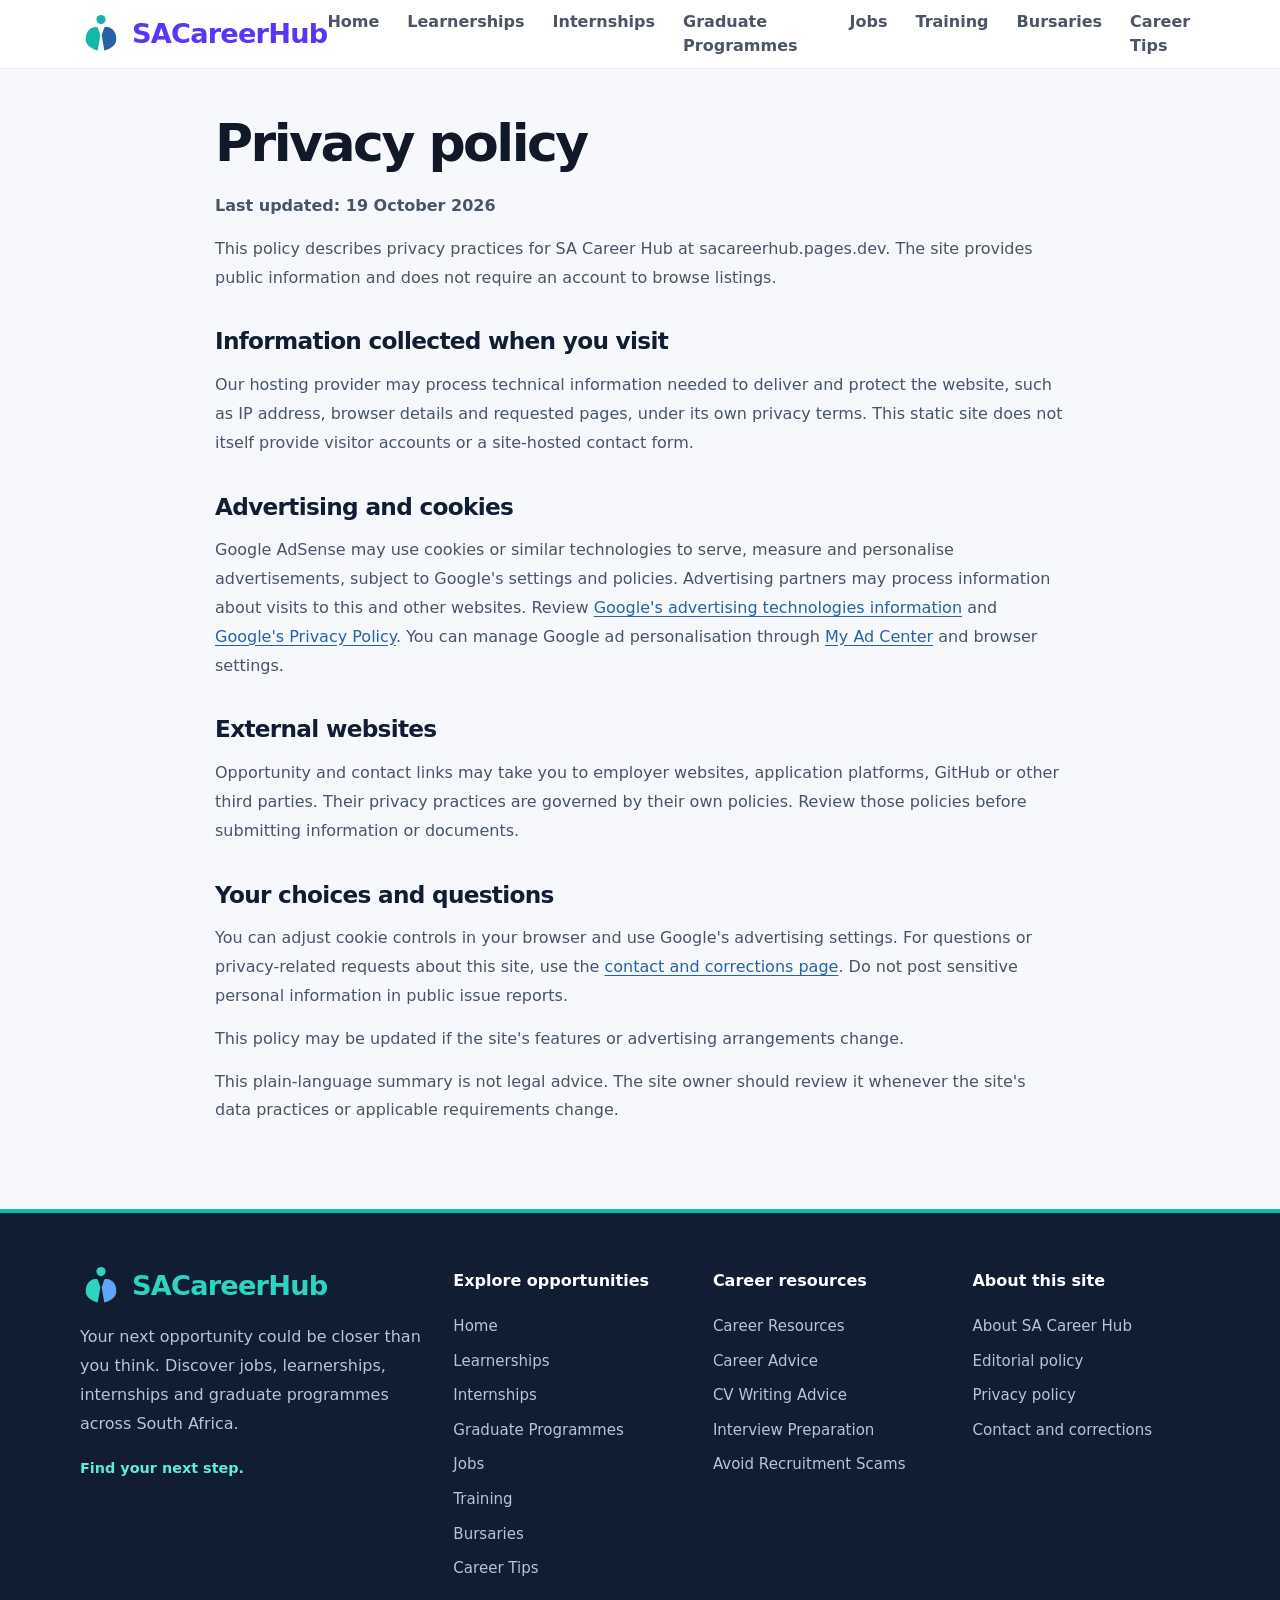
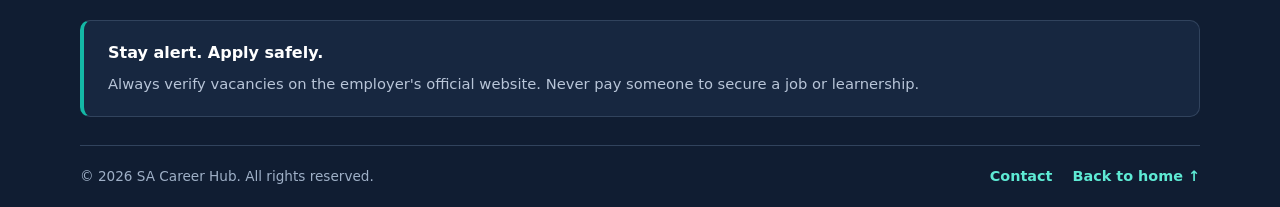
<file: privacy.html>
<!DOCTYPE html>
<html lang="en-ZA">
<head>
  <meta charset="UTF-8">
  <meta name="viewport" content="width=device-width, initial-scale=1.0">
  <meta name="description" content="Read how SA Career Hub handles site visits, advertising cookies, external links and privacy choices.">
  <title>Privacy Policy | SA Career Hub</title>
  <link rel="canonical" href="https://sacareerhub.pages.dev/privacy.html">
  <meta property="og:type" content="website">
  <meta property="og:site_name" content="SA Career Hub">
  <meta property="og:title" content="Privacy Policy | SA Career Hub">
  <meta property="og:description" content="Read how SA Career Hub handles site visits, advertising cookies, external links and privacy choices.">
  <meta property="og:url" content="https://sacareerhub.pages.dev/privacy.html">
  <link rel="icon" type="image/svg+xml" href="favicon.svg">
  <link rel="stylesheet" href="style.css">
</head>
<body>
  <div id="site-header"></div>
  <main class="container content-page">
    <h1>Privacy policy</h1>
    <p><strong>Last updated: 19 October 2026</strong></p>
    <p>This policy describes privacy practices for SA Career Hub at sacareerhub.pages.dev. The site provides public information and does not require an account to browse listings.</p>
    <h2>Information collected when you visit</h2>
    <p>Our hosting provider may process technical information needed to deliver and protect the website, such as IP address, browser details and requested pages, under its own privacy terms. This static site does not itself provide visitor accounts or a site-hosted contact form.</p>
    <h2>Advertising and cookies</h2>
    <p>Google AdSense may use cookies or similar technologies to serve, measure and personalise advertisements, subject to Google's settings and policies. Advertising partners may process information about visits to this and other websites. Review <a href="https://policies.google.com/technologies/ads" target="_blank" rel="noopener noreferrer">Google's advertising technologies information</a> and <a href="https://policies.google.com/privacy" target="_blank" rel="noopener noreferrer">Google's Privacy Policy</a>. You can manage Google ad personalisation through <a href="https://myadcenter.google.com/" target="_blank" rel="noopener noreferrer">My Ad Center</a> and browser settings.</p>
    <h2>External websites</h2>
    <p>Opportunity and contact links may take you to employer websites, application platforms, GitHub or other third parties. Their privacy practices are governed by their own policies. Review those policies before submitting information or documents.</p>
    <h2>Your choices and questions</h2>
    <p>You can adjust cookie controls in your browser and use Google's advertising settings. For questions or privacy-related requests about this site, use the <a href="contact.html">contact and corrections page</a>. Do not post sensitive personal information in public issue reports.</p>
    <p>This policy may be updated if the site's features or advertising arrangements change.</p>
    <p>This plain-language summary is not legal advice. The site owner should review it whenever the site's data practices or applicable requirements change.</p>
  </main>
  <div id="site-footer"></div>
  <script src="components.js" defer></script>
</body>
</html>
</file>
<file: style.css>
*{box-sizing:border-box;margin:0;padding:0}
:root{--ink:#111827;--muted:#667085;--bg:#f7f8fc;--card:#fff;--primary:#5b35f5;--primary-dark:#4523d5;--border:#e7e9ef;--green:#087f5b}
html{scroll-behavior:smooth}
body{font-family:Inter,system-ui,-apple-system,BlinkMacSystemFont,"Segoe UI",sans-serif;color:var(--ink);background:var(--bg);line-height:1.5}
a{text-decoration:none;color:inherit}
button,input,select{font:inherit}
.container{width:min(1120px,92%);margin:auto}

/* Header */
.site-header{background:#fff;border-bottom:1px solid var(--border);position:sticky;top:0;z-index:20}
.nav{height:68px;display:flex;align-items:center;justify-content:space-between}
.logo{font-size:1.25rem;font-weight:900;letter-spacing:-.5px}.logo span{color:var(--primary)}
nav{display:flex;gap:28px;color:#4b5563;font-weight:600}
nav a:hover{color:var(--primary)}
.menu-btn{display:none;border:0;background:none;font-size:1.6rem}

/* Hero */
.hero {
  position: relative;
  overflow: hidden;
  background: linear-gradient(135deg, #101d32 0%, #163653 60%, #2563a6 100%);
  color: #ffffff;
  padding: 88px 0;
}

.hero-content {
  display: flex;
  align-items: center;
  min-height: 320px;
}

.eyebrow {
  text-transform: uppercase;
  letter-spacing: 1.4px;
  font-size: 0.75rem;
  font-weight: 800;
  color: var(--primary);
  margin-bottom: 10px;
}

.hero .eyebrow {
  color: #2dd4bf;
}

h1 {
  font-size: clamp(2.4rem, 7vw, 5rem);
  line-height: 1.02;
  letter-spacing: -2.5px;
  max-width: 750px;
}

h1 span {
  color: #2dd4bf;
}

.hero-text {
  font-size: 1.1rem;
  line-height: 1.8;
  color: #e2eaf3;
  max-width: 650px;
  margin: 22px 0 30px;
}

.primary-btn {
  display: inline-block;
  background: #2dd4bf;
  color: #101d32;
  padding: 14px 22px;
  border-radius: 12px;
  font-weight: 800;
  text-decoration: none;
  transition: transform 0.2s ease, background 0.2s ease;
}

.primary-btn:hover {
  background: #5eead4;
  transform: translateY(-2px);
}

.primary-btn:focus-visible {
  outline: 3px solid #ffffff;
  outline-offset: 4px;
}

.ad-slot{min-height:90px;border:1px dashed #d3d7e2;color:#9aa1af;display:flex;align-items:center;justify-content:center;font-size:.68rem;letter-spacing:1px;margin-top:24px;margin-bottom:50px;background:#fafbfc}

/* Search */
section {
  padding-bottom: 55px;
}

.search-area {
  scroll-margin-top: 90px;
}

.section-heading {
  display: flex;
  justify-content: space-between;
  align-items: end;
  gap: 16px;
  margin-bottom: 24px;
}

h2 {
  font-size: clamp(1.6rem, 4vw, 2.2rem);
  letter-spacing: -0.7px;
  color: #101d32;
}

.result-count {
  color: var(--muted);
  font-size: 0.9rem;
  padding-bottom: 5px;
}

.filters {
  display: grid;
  grid-template-columns: 2fr 1fr 1fr;
  gap: 12px;
  margin-bottom: 28px;
  padding: 18px;
  background: #ffffff;
  border: 1px solid #e2e8f0;
  border-radius: 16px;
  box-shadow: 0 6px 24px rgba(16, 29, 50, 0.06);
}

.filters input,
.filters select {
  width: 100%;
  min-width: 0;
  padding: 14px 15px;
  border: 1px solid #dbe3ed;
  border-radius: 10px;
  background: #f8fafc;
  color: #101d32;
  font: inherit;
  outline: none;
  transition: border-color 0.2s ease, box-shadow 0.2s ease,
    background 0.2s ease;
}

.filters input::placeholder {
  color: #8491a3;
}

.filters input:focus,
.filters select:focus {
  background: #ffffff;
  border-color: #14b8a6;
  box-shadow: 0 0 0 3px rgba(20, 184, 166, 0.15);
}

.filters input:hover,
.filters select:hover {
  border-color: #9ccbc7;
}

/* ========================================
   SACareerHub — opportunity cards
   ======================================== */

.opportunity-grid {
  display: grid;
  grid-template-columns: repeat(3, minmax(0, 1fr));
  gap: 22px;
  align-items: stretch;
}

.opportunity-card {
  background: #ffffff;
  border: 1px solid #e2e8f0;
  border-radius: 16px;
  padding: 22px;
  display: flex;
  flex-direction: column;
  min-width: 0;
  min-height: 280px;
  box-shadow: 0 4px 14px rgba(16, 29, 50, 0.05);
  transition: transform 0.2s ease, box-shadow 0.2s ease,
    border-color 0.2s ease;
}

.opportunity-card:hover {
  transform: translateY(-4px);
  border-color: #99e6dc;
  box-shadow: 0 12px 28px rgba(16, 29, 50, 0.10);
}

.opportunity-card h3 {
  color: #101d32;
  font-size: 1.12rem;
  font-weight: 750;
  line-height: 1.4;
  margin: 10px 0 7px;
}

.opportunity-card .company {
  color: #475569;
  font-size: 0.94rem;
  font-weight: 650;
  margin-bottom: 4px;
}

.opportunity-card .meta {
  color: #64748b;
  font-size: 0.84rem;
  line-height: 1.7;
  margin: 10px 0 14px;
}

.opportunity-card > p:not(.company):not(.meta):not(.closing-notice) {
  color: #475569;
  font-size: 0.93rem;
  line-height: 1.7;
  margin-bottom: 18px;
}

.opportunity-card .badge {
  background: #e0f2fe;
  color: #075985;
  padding: 5px 10px;
  border-radius: 7px;
  font-size: 0.75rem;
  font-weight: 750;
}

.opportunity-card .apply-btn {
  display: inline-flex;
  align-items: center;
  justify-content: center;
  gap: 8px;
  width: 100%;
  margin-top: auto;
  padding: 12px 14px;
  border: 1px solid #101d32;
  border-radius: 10px;
  background: #101d32;
  color: #ffffff;
  font-size: 0.92rem;
  font-weight: 750;
  text-align: center;
  text-decoration: none;
  transition: background 0.2s ease, border-color 0.2s ease;
}

.opportunity-card .apply-btn:hover {
  background: #14b8a6;
  border-color: #14b8a6;
  color: #101d32;
}

.opportunity-card .apply-btn:focus-visible {
  outline: 3px solid #14b8a6;
  outline-offset: 3px;
}

.no-results {
  text-align: center;
  padding: 35px;
  color: #64748b;
}

.hidden {
  display: none;
}

/* Responsive card grid */
@media (max-width: 900px) {
  .opportunity-grid {
    grid-template-columns: repeat(2, minmax(0, 1fr));
    gap: 18px;
  }
}

@media (max-width: 600px) {
  .opportunity-grid {
    grid-template-columns: 1fr;
    gap: 16px;
  }

  .opportunity-card {
    min-height: 0;
    padding: 20px;
  }
}

@media (prefers-reduced-motion: reduce) {
  .opportunity-card,
  .opportunity-card .apply-btn {
    transition: none;
  }

  .opportunity-card:hover {
    transform: none;
  }
}

/* Categories */
.category-grid {
  display: grid;
  grid-template-columns: repeat(4, minmax(0, 1fr));
  gap: 16px;
}

.category-card {
  display: flex;
  flex-direction: column;
  align-items: flex-start;
  min-width: 0;
  min-height: 190px;
  text-align: left;
  border: 1px solid #e2e8f0;
  background: #ffffff;
  border-radius: 16px;
  padding: 24px 20px;
  color: #101d32;
  font: inherit;
  cursor: pointer;
  box-shadow: 0 5px 18px rgba(16, 29, 50, 0.04);
  transition: transform 0.2s ease, border-color 0.2s ease,
    box-shadow 0.2s ease;
}

.category-card:hover {
  border-color: #14b8a6;
  transform: translateY(-4px);
  box-shadow: 0 12px 28px rgba(16, 29, 50, 0.09);
}

.category-card:focus-visible {
  outline: 3px solid #14b8a6;
  outline-offset: 3px;
}

.category-card strong,
.category-card small {
  display: block;
}

.category-card strong {
  margin: 14px 0 7px;
  font-size: 1.05rem;
  line-height: 1.4;
  font-weight: 800;
  color: #101d32;
}

.category-card small {
  color: var(--muted);
  font-size: 0.9rem;
  line-height: 1.6;
}

@media (max-width: 900px) {
  .category-grid {
    grid-template-columns: repeat(2, minmax(0, 1fr));
  }
}

@media (max-width: 480px) {
  .category-grid {
    grid-template-columns: 1fr;
  }

  .category-card {
    min-height: 0;
    padding: 20px;
  }
}

/* Tips */
.tips{background:#fff;border:1px solid var(--border);border-radius:18px;padding:28px;display:grid;grid-template-columns:1fr 1.4fr;gap:30px;margin-bottom:50px}
.tips ul{padding-left:20px;color:#475467}.tips li+li{margin-top:9px}

/* Footer */
footer{background:#111827;color:#bfc5d2;padding:35px 0 20px}
.footer-content{display:flex;justify-content:space-between;gap:30px}
footer .logo{color:#fff}footer p{margin-top:8px}
.footer-content>div:last-child{display:flex;gap:20px}
.footer-content a:hover{color:#fff}
.copyright{text-align:center;border-top:1px solid #293241;margin-top:25px;padding-top:20px;font-size:.78rem}

/* Mobile */
@media(max-width:800px){
  .menu-btn{display:block}
  nav{display:none;position:absolute;left:4%;right:4%;top:68px;background:white;border:1px solid var(--border);border-radius:12px;padding:15px;flex-direction:column;gap:15px;box-shadow:0 10px 25px #0001}
  nav.open{display:flex}
  .hero{padding:55px 0}.hero-content{min-height:300px}
  .filters{grid-template-columns:1fr}
  .opportunity-grid{grid-template-columns:1fr}
  .category-grid{grid-template-columns:1fr 1fr}
  .tips{grid-template-columns:1fr}
  .footer-content{flex-direction:column}
}
@media(max-width:430px){
  .category-grid{grid-template-columns:1fr}
  h1{letter-spacing:-1.5px}
}


/* Career Tips page: keep action buttons clear of surrounding text */
.career-intro .apply-btn,
.career-cta .apply-btn {
  display: inline-flex;
  align-items: center;
  justify-content: center;
  position: static;
  margin-top: 20px;
  line-height: 1.4;
  text-decoration: none;
}

/* Give the introduction and closing section enough breathing room */
.career-intro {
  padding-top: 40px;
  padding-bottom: 40px;
}

.career-cta {
  margin-top: 40px;
  padding: 32px 24px;
  text-align: center;
}

.career-intro > p:not(.eyebrow) {
  margin-bottom: 0;
}

.career-cta > p {
  margin-bottom: 0;
}


/* Opportunity card status badges */
.card-badges {
  display: flex;
  align-items: center;
  justify-content: space-between;
  flex-wrap: wrap;
  gap: 8px;
  margin-bottom: 14px;
}

.status-badge {
  display: inline-block;
  padding: 5px 10px;
  border-radius: 999px;
  font-size: 0.75rem;
  font-weight: 700;
  letter-spacing: 0.04em;
}

.status-open {
  color: #166534;
  background: #dcfce7;
}

.status-closed {
  color: #991b1b;
  background: #fee2e2;
}

.status-unknown {
  color: #854d0e;
  background: #fef3c7;
}

.closing-notice {
  padding: 10px 12px;
  border-left: 3px solid #dc2626;
  background: #fef2f2;
  color: #7f1d1d;
  border-radius: 4px;
  font-size: 0.9rem;
}


/* ========================================
   SA Career Hub — Modern shared footer
   ======================================== */

.site-footer {
  margin-top: 60px;
  padding: 52px 0 0;
  background: #101d32;
  color: #d5deeb;
  border-top: 4px solid #14b8a6;
}

.footer-main {
  display: grid;
  grid-template-columns: 1.5fr repeat(3, 1fr);
  gap: 32px;
  padding-bottom: 40px;
}

.footer-brand {
  max-width: 390px;
}

.footer-logo {
  display: inline-block;
  margin-bottom: 16px;
  color: #ffffff;
  font-size: 1.7rem;
  font-weight: 800;
  text-decoration: none;
  letter-spacing: -0.5px;
}

.footer-logo span {
  color: #2dd4bf;
}

.footer-brand p {
  color: #b8c5d8;
  line-height: 1.8;
  margin: 0 0 18px;
}

.footer-tagline {
  display: inline-block;
  color: #5eead4;
  font-size: 0.9rem;
  font-weight: 700;
}

.footer-links {
  display: flex;
  flex-direction: column;
  align-items: flex-start;
  gap: 12px;
}

.footer-links h3 {
  margin: 4px 0 10px;
  color: #ffffff;
  font-size: 1rem;
}

.footer-links a {
  color: #b8c5d8;
  text-decoration: none;
  font-size: 0.94rem;
  transition: color 0.2s ease;
}

.footer-links a:hover,
.footer-links a:focus-visible {
  color: #5eead4;
}

.footer-notice {
  padding: 20px 24px;
  border: 1px solid #31435d;
  border-left: 4px solid #14b8a6;
  border-radius: 10px;
  background: #172740;
  margin-bottom: 28px;
}

.footer-notice strong {
  display: block;
  color: #ffffff;
  margin-bottom: 6px;
}

.footer-notice p {
  margin: 0;
  color: #b8c5d8;
  line-height: 1.7;
  font-size: 0.92rem;
}

.footer-bottom {
  display: flex;
  justify-content: space-between;
  align-items: center;
  gap: 16px;
  padding: 20px 0;
  border-top: 1px solid #31435d;
}

.footer-bottom p {
  margin: 0;
  color: #9fb0c7;
  font-size: 0.85rem;
}

.footer-bottom a {
  color: #5eead4;
  text-decoration: none;
  font-size: 0.9rem;
  font-weight: 600;
}

.footer-bottom a:hover {
  color: #ffffff;
}

.footer-bottom-links {
  display: flex;
  flex-wrap: wrap;
  gap: 20px;
}

.content-page {
  max-width: 850px;
  padding-top: 48px;
  padding-bottom: 24px;
}

.content-page h1 {
  margin-bottom: 22px;
  font-size: clamp(2.1rem, 5vw, 3.25rem);
}

.content-page h2 {
  margin: 32px 0 12px;
  font-size: 1.45rem;
}

.content-page p,
.content-page li {
  color: #475569;
  line-height: 1.8;
}

.content-page p + p {
  margin-top: 14px;
}

.content-page ul {
  padding-left: 24px;
}

.content-page li + li {
  margin-top: 9px;
}

.content-page a {
  color: #2563a6;
  text-decoration: underline;
  text-underline-offset: 3px;
}

.content-page a:focus-visible {
  outline: 3px solid #14b8a6;
  outline-offset: 3px;
}

/* Responsive footer layout */
@media (max-width: 760px) {
  .site-footer {
    margin-top: 40px;
    padding-top: 36px;
  }

  .footer-main {
    grid-template-columns: 1fr 1fr;
    gap: 32px 24px;
  }

  .footer-brand {
    grid-column: 1 / -1;
    max-width: 100%;
  }

  .footer-notice {
    padding: 18px;
  }
}

@media (max-width: 480px) {
  .footer-main {
    grid-template-columns: 1fr;
    gap: 28px;
  }

  .footer-brand {
    grid-column: auto;
  }

  .footer-bottom {
    flex-direction: column;
    align-items: flex-start;
    gap: 10px;
  }
}

/* Consistent SACareerHub branding */

.logo-hub {
  color: #14b8a6;
}

.footer-logo-hub {
  color: #2dd4bf;
}


/* ========================================
   SACareerHub — unified brand identity
   ======================================== */

.logo,
.footer-logo {
  display: inline-flex;
  align-items: center;
  gap: 10px;
  font-family: Inter, "Segoe UI", system-ui, sans-serif;
  font-size: 1.7rem;
  font-weight: 800;
  line-height: 1.1;
  letter-spacing: -0.8px;
  text-decoration: none;
  white-space: nowrap;
}

.logo {
  color: #101d32;
}

.footer-logo {
  color: #ffffff;
  margin-bottom: 16px;
}

.logo-icon {
  display: block;
  width: 42px;
  height: 42px;
  flex-shrink: 0;
}

.logo-text {
  display: inline-block;
  color: inherit;
}

.logo-career {
  color: inherit;
}

.logo-hub {
  color: #14b8a6;
}

.footer-logo .logo-hub {
  color: #2dd4bf;
}

.logo:hover,
.footer-logo:hover {
  text-decoration: none;
}

@media (max-width: 480px) {
  .logo,
  .footer-logo {
    gap: 7px;
    font-size: 1.35rem;
    letter-spacing: -0.5px;
  }

  .logo-icon {
    width: 34px;
    height: 34px;
  }
}

/* Mobile layout safety fixes */
@media (max-width: 800px) {
  .container {
    width: 92%;
    max-width: 100%;
  }

  .nav {
    gap: 12px;
    min-width: 0;
  }

  .logo {
    min-width: 0;
    font-size: 1.15rem;
  }

  .logo-text {
    white-space: nowrap;
  }

  .menu-btn {
    flex-shrink: 0;
    padding: 6px;
  }

  .hero-content,
  .hero-content > div {
    min-width: 0;
    max-width: 100%;
  }

  .hero h1 {
    overflow-wrap: anywhere;
  }

  .hero .eyebrow,
  .hero-text {
    overflow-wrap: anywhere;
  }
}

@media (max-width: 430px) {
  .hero {
    padding: 44px 0;
  }

  .hero-content {
    min-height: 0;
  }

  .hero h1 {
    font-size: clamp(2.2rem, 10vw, 2.8rem);
    letter-spacing: -1.5px;
  }

  .hero-text {
    font-size: 1rem;
    line-height: 1.7;
  }

  .hero .primary-btn {
    max-width: 100%;
    white-space: normal;
    text-align: center;
  }
}
</file>
